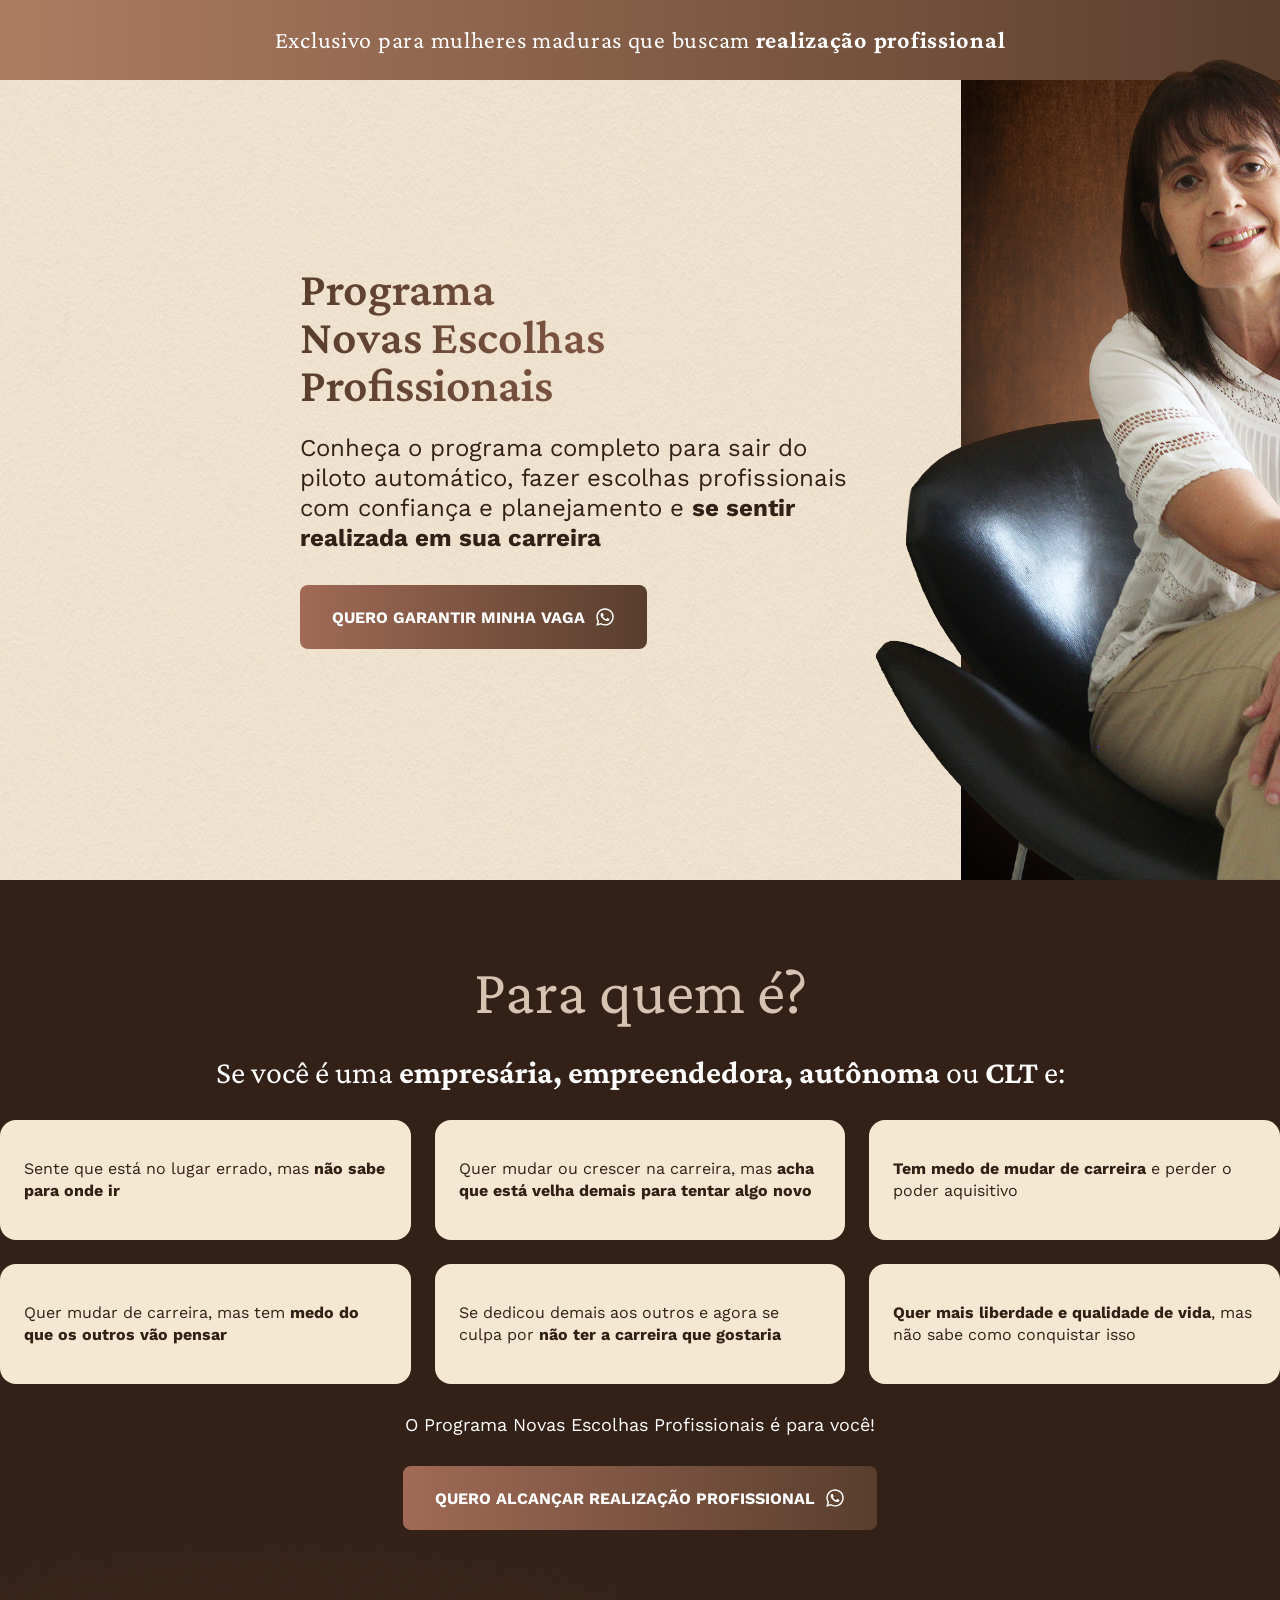
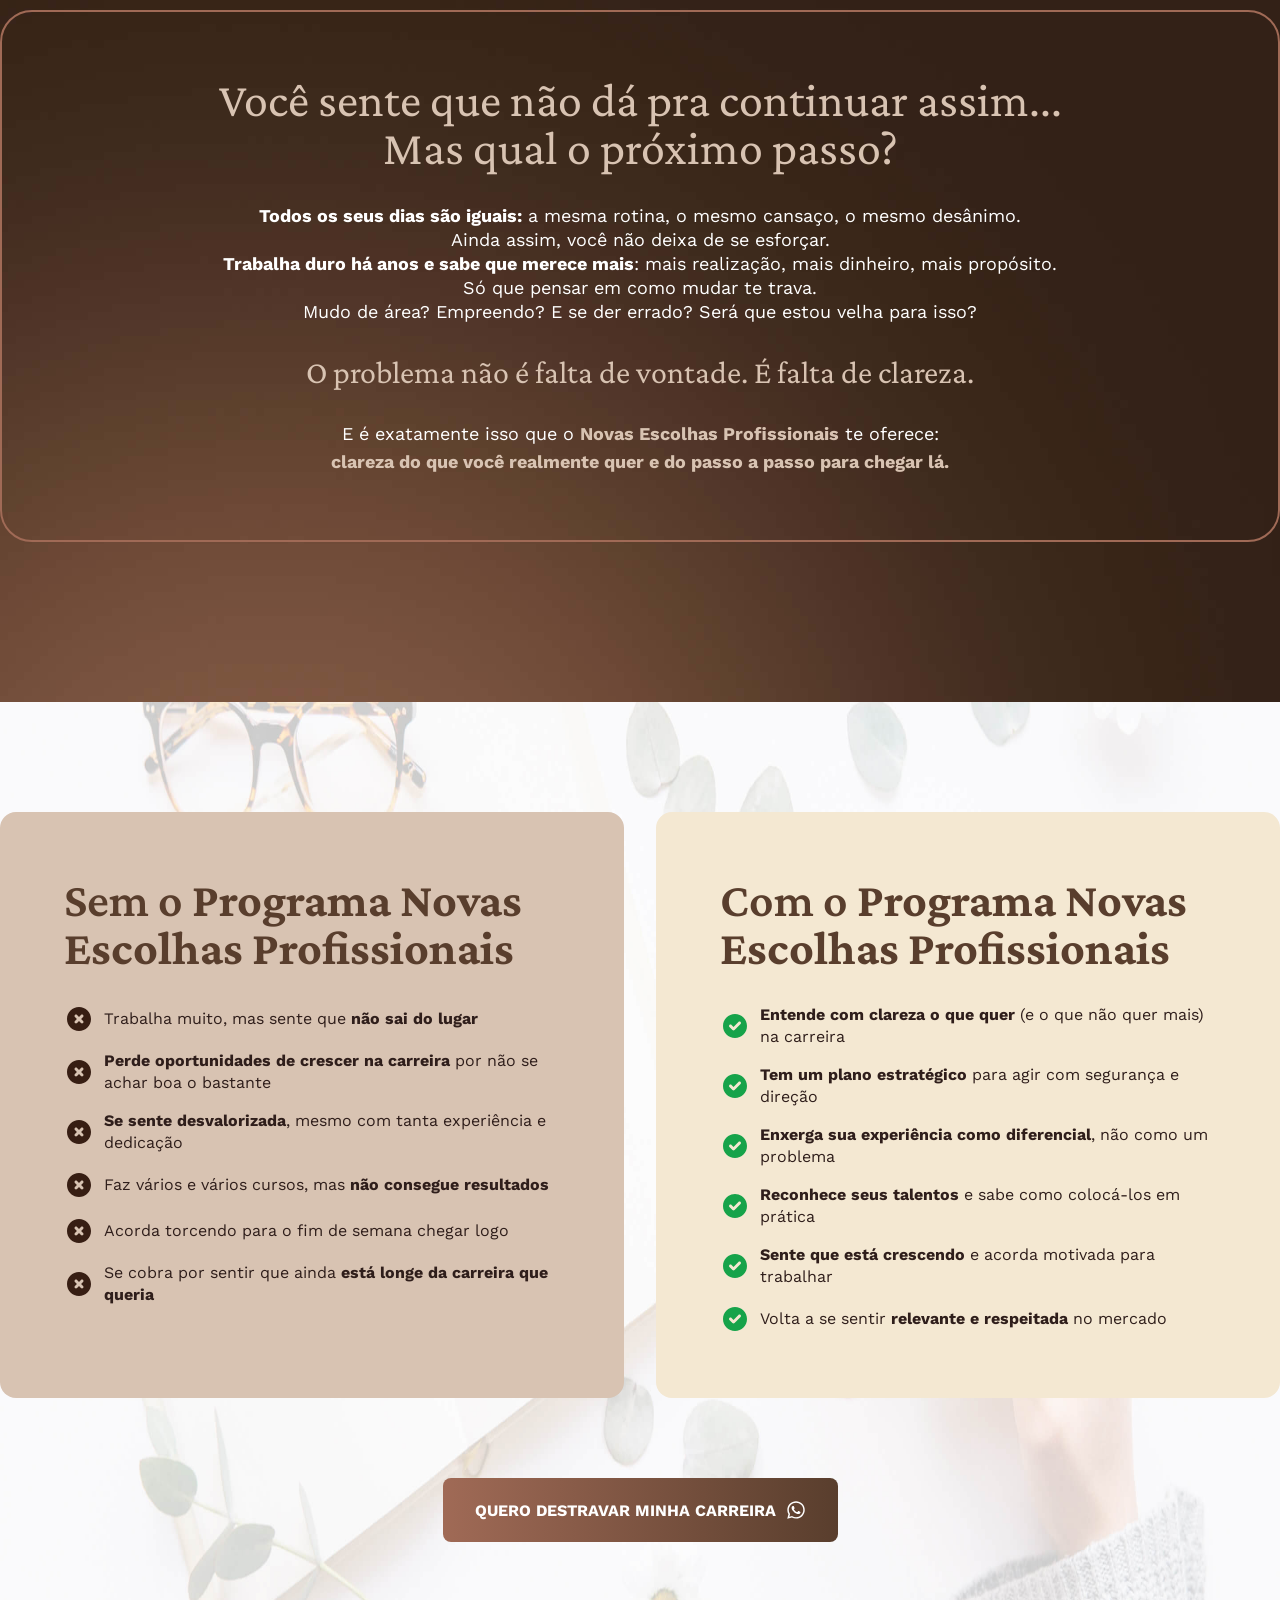
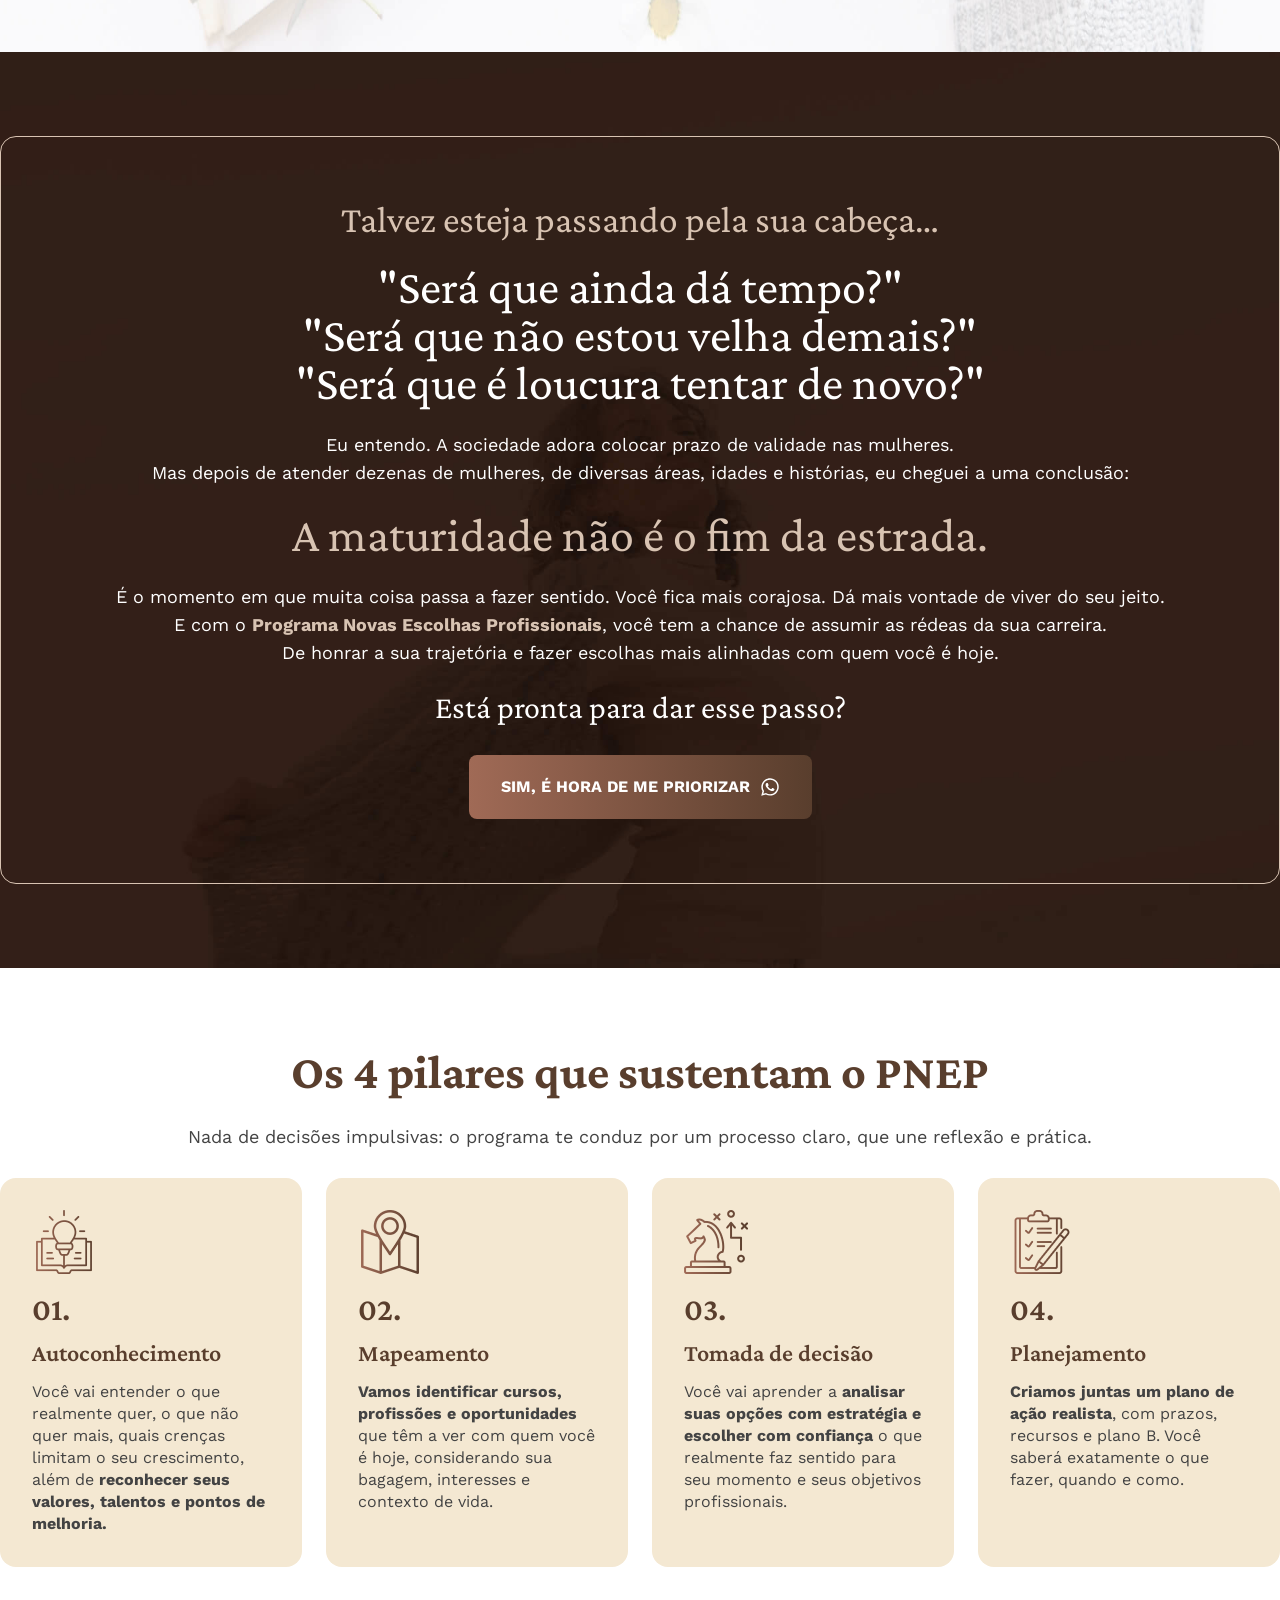
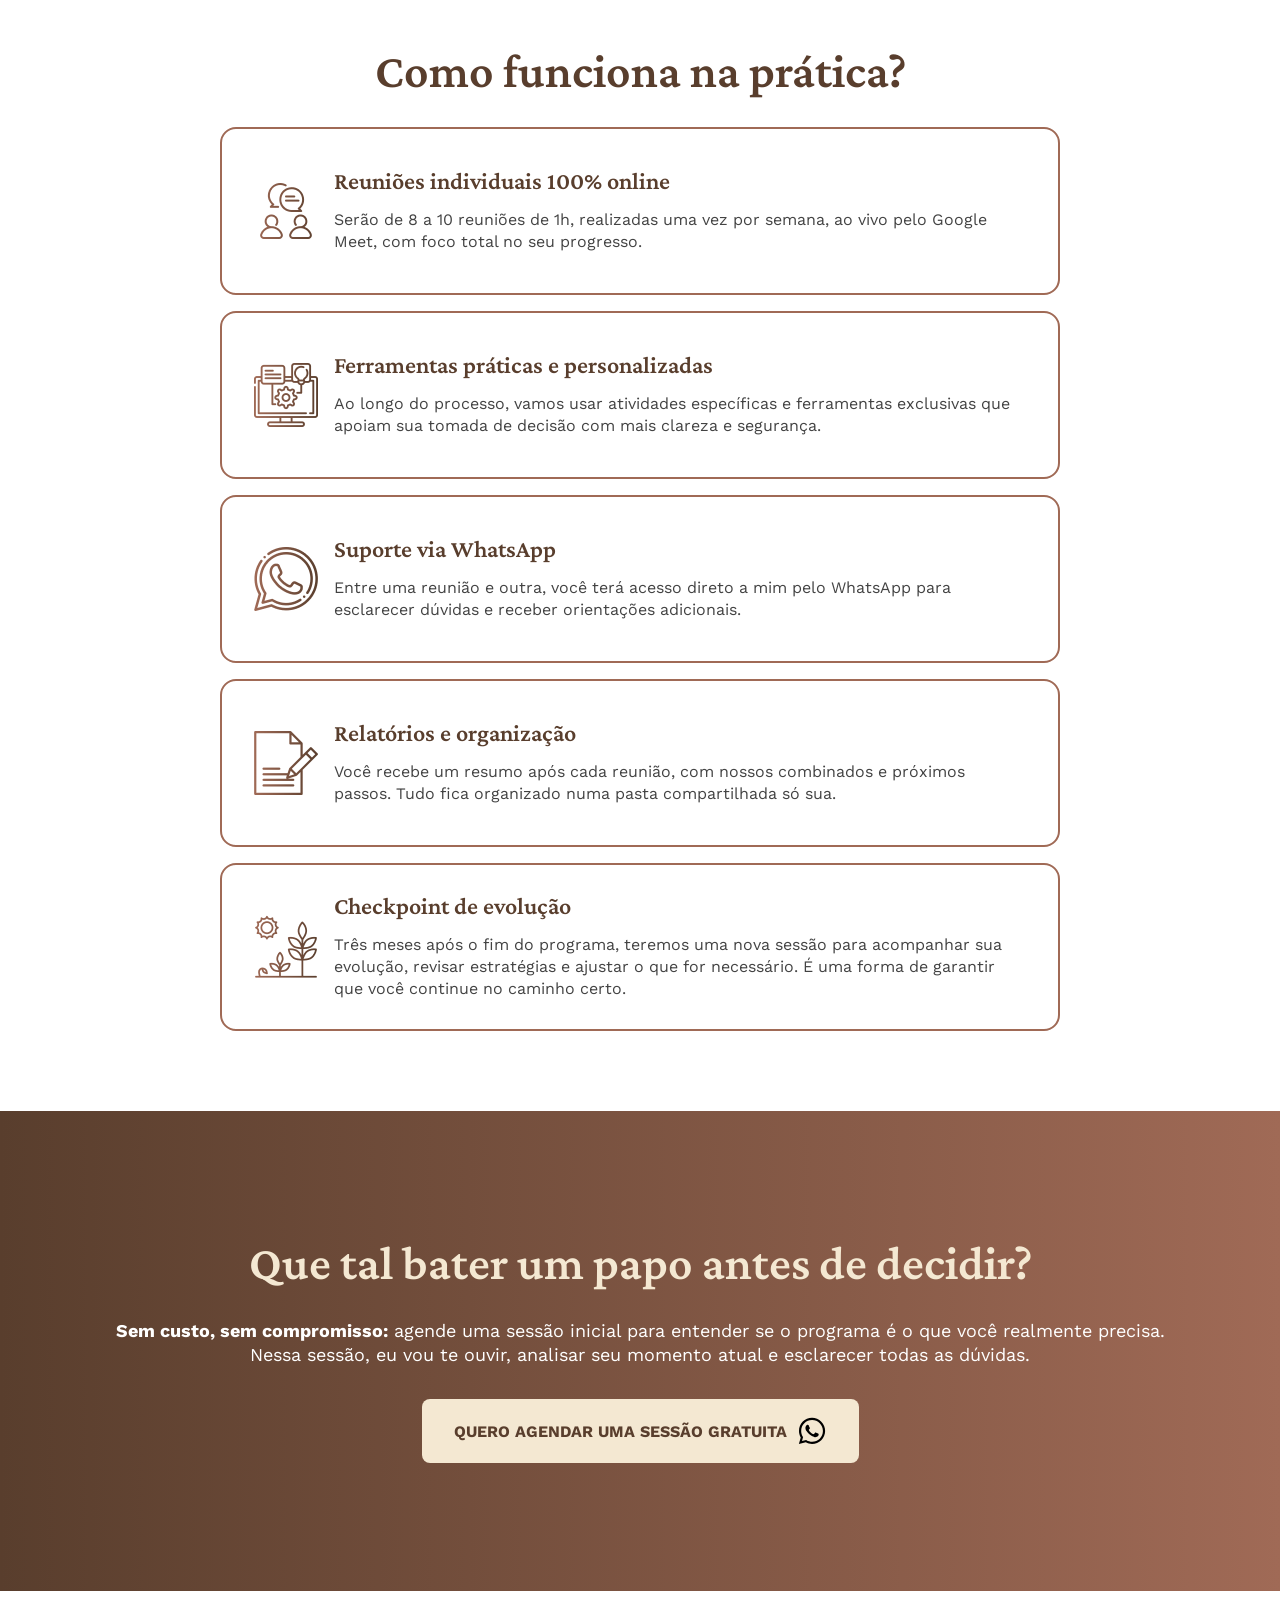
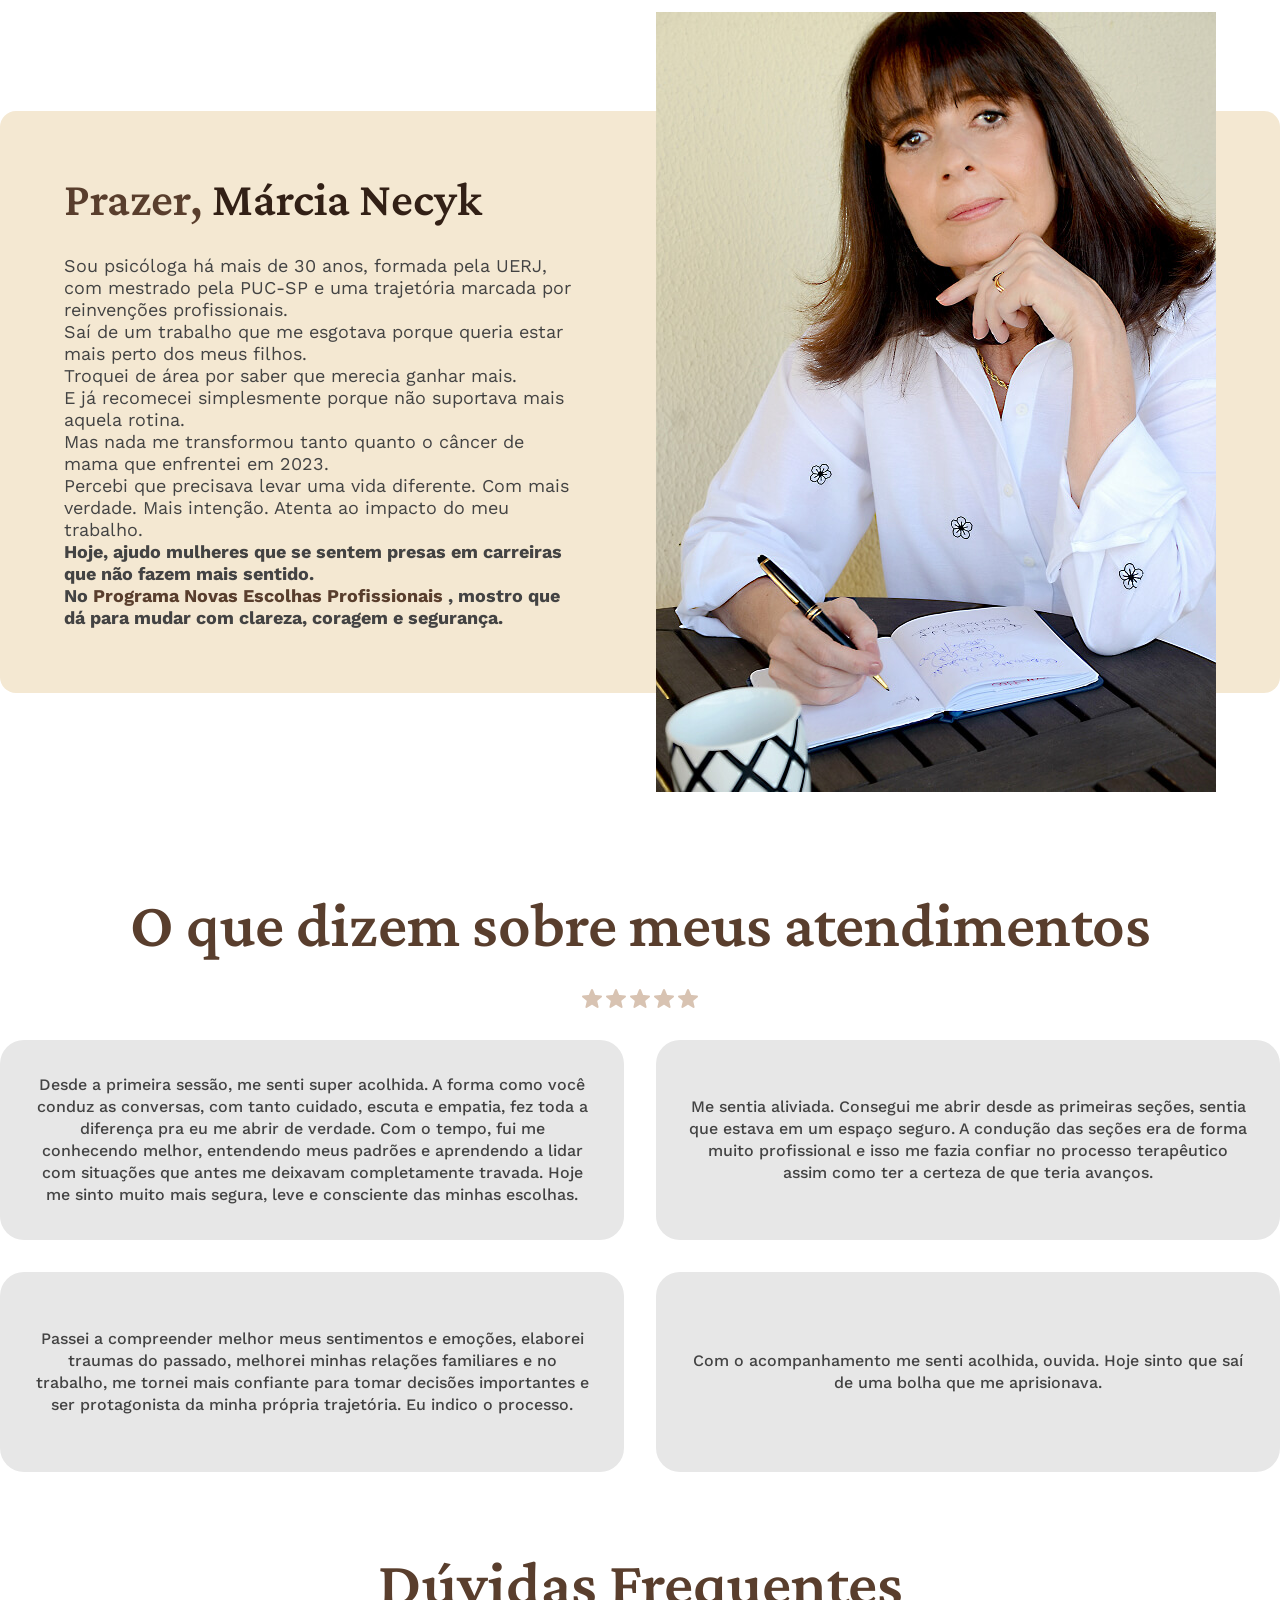
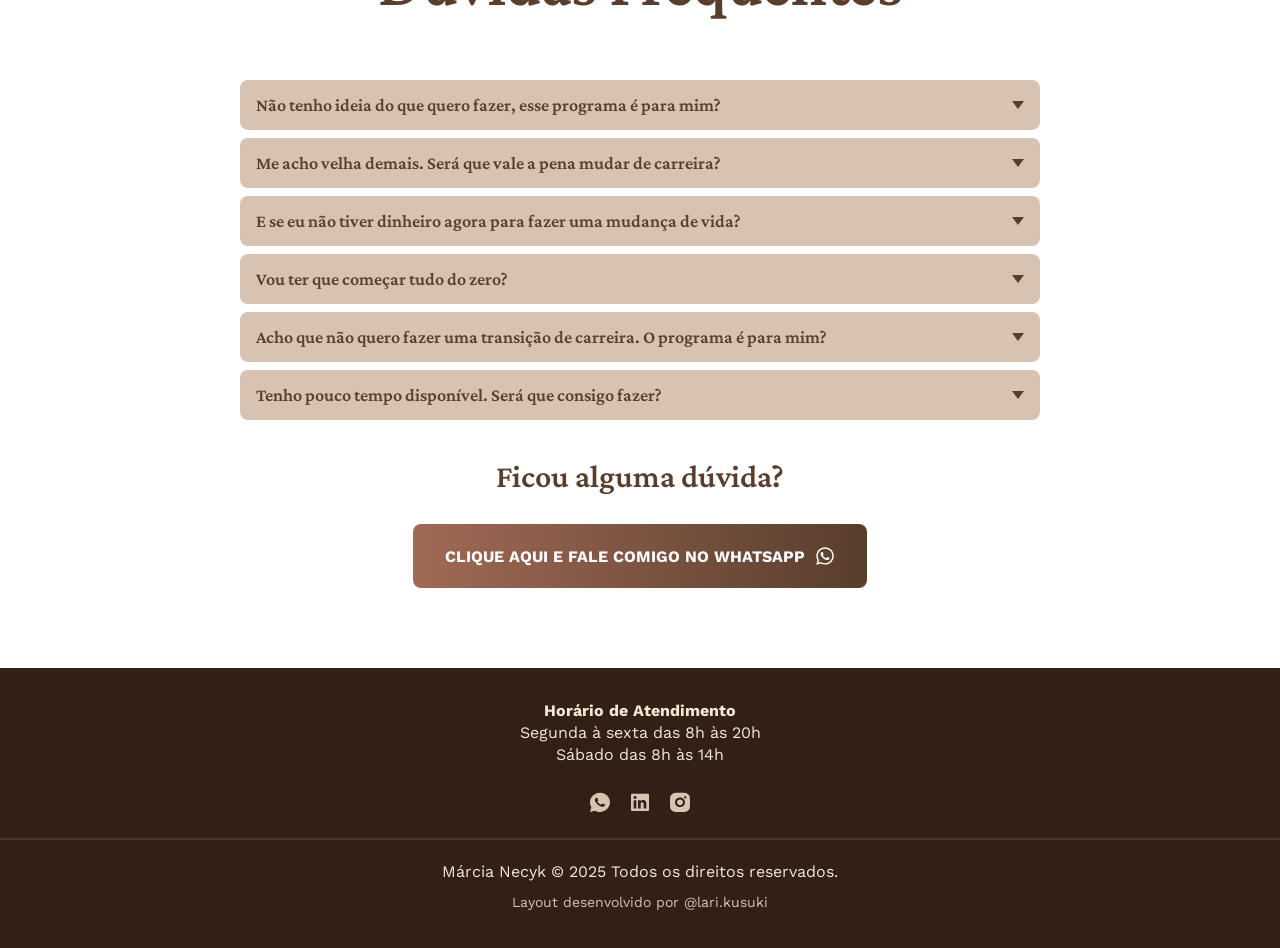
<file: index.html>
<!doctype html>
<html lang="pt-BR">
  <head>
    <meta charset="UTF-8" />
    <meta name="viewport" content="width=device-width, initial-scale=1.0" />
    <title>Página Principal</title>
    <link rel="preconnect" href="https://fonts.googleapis.com" />
    <link rel="preconnect" href="https://fonts.gstatic.com" crossorigin />
    <link
      href="https://fonts.googleapis.com/css2?family=Crimson+Pro:wght@400;600;700&family=Work+Sans:wght@400;700&display=swap"
      rel="stylesheet"
    />
    <link rel="stylesheet" href="styles.css" />
  </head>
  <body>
    <header class="header">
      <nav class="nav-bar">
        <span class="nav-text">Exclusivo para mulheres maduras que buscam <strong>realização profissional</strong></span>
      </nav>
      <div class="main-container">
        <div class="title-section">
          <div class="text-content">
            <h1 class="main-title">
              Programa<br />
              Novas Escolhas Profissionais
            </h1>
            <p class="description">
              Conheça o programa completo para sair do piloto automático, fazer
              escolhas profissionais com confiança e planejamento e
              <span class="description-highlight"
                >se sentir realizada em sua carreira</span
              >
            </p>
          </div>
          <div class="cta-section">
            <button class="cta-button">
              <span class="button-text">Quero garantir minha vaga</span>
              <svg
                xmlns="http://www.w3.org/2000/svg"
                width="20"
                height="20"
                viewBox="0 0 20 20"
                fill="none"
              >
                <path
                  fill-rule="evenodd"
                  clip-rule="evenodd"
                  d="M16.1987 3.79228C15.3898 2.98293 14.4287 2.34158 13.3709 1.90515C12.3131 1.46872 11.1794 1.24583 10.0351 1.24931C5.23273 1.24931 1.32335 5.13915 1.3214 9.92118C1.31927 11.4439 1.72065 12.94 2.48468 14.2571L1.24835 18.7493L5.86749 17.5435C7.14609 18.2361 8.57738 18.5986 10.0316 18.5981H10.0351C14.837 18.5981 18.746 14.7079 18.7484 9.92626C18.7513 8.78586 18.5273 7.65626 18.0896 6.60319C17.6519 5.55012 17.0092 4.59462 16.1987 3.79228ZM10.0351 17.1345H10.0319C8.73561 17.1349 7.46284 16.7879 6.34601 16.1298L6.08155 15.9735L3.34054 16.6892L4.07218 14.0294L3.89991 13.756C3.17506 12.6084 2.79103 11.2785 2.79249 9.92118C2.79249 5.94736 6.04288 2.71415 10.0378 2.71415C11.9542 2.71073 13.7935 3.46866 15.1511 4.82123C16.5087 6.1738 17.2735 8.01025 17.2773 9.92665C17.2757 13.9009 14.0269 17.1345 10.0351 17.1345ZM14.0073 11.7364C13.7898 11.6278 12.7183 11.1036 12.5198 11.0313C12.3214 10.9591 12.1749 10.9227 12.03 11.1399C11.8851 11.3571 11.4675 11.8431 11.3405 11.9895C11.2136 12.136 11.0866 12.152 10.8691 12.0435C10.6515 11.9349 9.94952 11.7063 9.11788 10.9681C8.47062 10.3934 8.0339 9.68408 7.90695 9.46728C7.77999 9.25048 7.89327 9.1329 8.00226 9.02509C8.1003 8.92782 8.21984 8.77197 8.32882 8.6454C8.4378 8.51884 8.47413 8.42822 8.5464 8.28368C8.61866 8.13915 8.58273 8.01259 8.52843 7.90439C8.47413 7.79618 8.03859 6.72939 7.85734 6.2954C7.68038 5.87275 7.50109 5.93017 7.36749 5.92353C7.24054 5.91728 7.09406 5.91572 6.94991 5.91572C6.83972 5.91858 6.73131 5.94414 6.63143 5.99078C6.53156 6.03742 6.44237 6.10416 6.36945 6.18681C6.16984 6.404 5.60734 6.929 5.60734 7.99462C5.60734 9.06025 6.38859 10.0915 6.4964 10.236C6.60421 10.3806 8.03155 12.5692 10.2155 13.5079C10.6211 13.6816 11.0355 13.8339 11.4569 13.9642C11.9784 14.129 12.453 14.106 12.828 14.0501C13.2464 13.988 14.1171 13.5259 14.298 13.0196C14.4788 12.5134 14.4792 12.0798 14.4249 11.9895C14.3706 11.8993 14.2253 11.8446 14.0073 11.7364Z"
                  fill="white"
                />
              </svg>
            </button>
          </div>
        </div>

        <div class="image-section">
          <div class="section-background"></div>
          <img
            src="/images/marcia.png"
            alt="Marcia - Especialista em Desenvolvimento Profissional"
            class="marcia-image"
          />
        </div>
      </div>
    </header>

    <main>
      <!-- Section 1: Para quem é? -->
      <section class="target-audience-section">
        <div class="target-audience-container">
          <h2 class="target-audience-title">Para quem é?</h2>

          <p class="target-audience-subtitle">
            Se você é uma
            <strong>empresária, empreendedora, autônoma</strong> ou
            <strong>CLT</strong> e:
          </p>

          <div class="target-audience-boxes">
            <div class="target-audience-box">
              Sente que está no lugar errado, mas
              <strong>não sabe para onde ir</strong>
            </div>
            <div class="target-audience-box">
              Quer mudar ou crescer na carreira, mas
              <strong>acha que está velha demais para tentar algo novo</strong>
            </div>
            <div class="target-audience-box">
              <strong>Tem medo de mudar de carreira</strong> e perder o poder
              aquisitivo
            </div>
            <div class="target-audience-box">
              Quer mudar de carreira, mas tem
              <strong>medo do que os outros vão pensar</strong>
            </div>
            <div class="target-audience-box">
              Se dedicou demais aos outros e agora se culpa por
              <strong>não ter a carreira que gostaria</strong>
            </div>
            <div class="target-audience-box">
              <strong>Quer mais liberdade e qualidade de vida</strong>, mas não
              sabe como conquistar isso
            </div>
          </div>

          <p class="target-audience-conclusion">
            O Programa Novas Escolhas Profissionais é para você!
          </p>

          <div class="target-audience-cta">
            <button class="target-audience-button">
              <span class="button-text"
                >Quero alcançar realização profissional</span
              >
                            <svg
                xmlns="http://www.w3.org/2000/svg"
                width="20"
                height="20"
                viewBox="0 0 20 20"
                fill="none"
              >
                <path
                  fill-rule="evenodd"
                  clip-rule="evenodd"
                  d="M16.1987 3.79228C15.3898 2.98293 14.4287 2.34158 13.3709 1.90515C12.3131 1.46872 11.1794 1.24583 10.0351 1.24931C5.23273 1.24931 1.32335 5.13915 1.3214 9.92118C1.31927 11.4439 1.72065 12.94 2.48468 14.2571L1.24835 18.7493L5.86749 17.5435C7.14609 18.2361 8.57738 18.5986 10.0316 18.5981H10.0351C14.837 18.5981 18.746 14.7079 18.7484 9.92626C18.7513 8.78586 18.5273 7.65626 18.0896 6.60319C17.6519 5.55012 17.0092 4.59462 16.1987 3.79228ZM10.0351 17.1345H10.0319C8.73561 17.1349 7.46284 16.7879 6.34601 16.1298L6.08155 15.9735L3.34054 16.6892L4.07218 14.0294L3.89991 13.756C3.17506 12.6084 2.79103 11.2785 2.79249 9.92118C2.79249 5.94736 6.04288 2.71415 10.0378 2.71415C11.9542 2.71073 13.7935 3.46866 15.1511 4.82123C16.5087 6.1738 17.2735 8.01025 17.2773 9.92665C17.2757 13.9009 14.0269 17.1345 10.0351 17.1345ZM14.0073 11.7364C13.7898 11.6278 12.7183 11.1036 12.5198 11.0313C12.3214 10.9591 12.1749 10.9227 12.03 11.1399C11.8851 11.3571 11.4675 11.8431 11.3405 11.9895C11.2136 12.136 11.0866 12.152 10.8691 12.0435C10.6515 11.9349 9.94952 11.7063 9.11788 10.9681C8.47062 10.3934 8.0339 9.68408 7.90695 9.46728C7.77999 9.25048 7.89327 9.1329 8.00226 9.02509C8.1003 8.92782 8.21984 8.77197 8.32882 8.6454C8.4378 8.51884 8.47413 8.42822 8.5464 8.28368C8.61866 8.13915 8.58273 8.01259 8.52843 7.90439C8.47413 7.79618 8.03859 6.72939 7.85734 6.2954C7.68038 5.87275 7.50109 5.93017 7.36749 5.92353C7.24054 5.91728 7.09406 5.91572 6.94991 5.91572C6.83972 5.91858 6.73131 5.94414 6.63143 5.99078C6.53156 6.03742 6.44237 6.10416 6.36945 6.18681C6.16984 6.404 5.60734 6.929 5.60734 7.99462C5.60734 9.06025 6.38859 10.0915 6.4964 10.236C6.60421 10.3806 8.03155 12.5692 10.2155 13.5079C10.6211 13.6816 11.0355 13.8339 11.4569 13.9642C11.9784 14.129 12.453 14.106 12.828 14.0501C13.2464 13.988 14.1171 13.5259 14.298 13.0196C14.4788 12.5134 14.4792 12.0798 14.4249 11.9895C14.3706 11.8993 14.2253 11.8446 14.0073 11.7364Z"
                  fill="white"
                />
              </svg>
            </button>
          </div>
        </div>

        <div class="clarification-container">
          <h3 class="clarification-title">
            Você sente que não dá pra continuar assim...<br />
            Mas qual o próximo passo?
          </h3>

          <p class="clarification-description">
            <strong>Todos os seus dias são iguais:</strong> a mesma rotina, o
            mesmo cansaço, o mesmo desânimo.<br />
            Ainda assim, você não deixa de se esforçar.<br />
            <strong>Trabalha duro há anos e sabe que merece mais</strong>: mais
            realização, mais dinheiro, mais propósito.<br />
            Só que pensar em como mudar te trava.<br />
            Mudo de área? Empreendo? E se der errado? Será que estou velha para
            isso?
          </p>

          <h4 class="clarification-problem">
            O problema não é falta de vontade. É falta de clareza.
          </h4>

          <p class="clarification-solution">
            E é exatamente isso que o
            <strong>Novas Escolhas Profissionais</strong> te oferece:<br />
            <strong
              >clareza do que você realmente quer e do passo a passo para chegar
              lá.</strong
            >
          </p>
        </div>
      </section>

      <!-- Section 2: Comparison Section -->
      <section class="comparison-section">
        <div class="comparison-container">
          <div class="comparison-columns">
            <div class="comparison-column without-program">
              <h3 class="comparison-title">
                Sem o <strong>Programa Novas Escolhas Profissionais</strong>
              </h3>

              <ul class="comparison-list">
                <li class="comparison-item">
                  <div class="comparison-icon">
                    <img
                      src="./images/icon-x.svg"
                      alt=""
                      class="comparison-icon-image"
                    />
                  </div>
                  <span
                    >Trabalha muito, mas sente que
                    <strong>não sai do lugar</strong></span
                  >
                </li>
                <li class="comparison-item">
                  <div class="comparison-icon">
                    <img
                      src="./images/icon-x.svg"
                      alt=""
                      class="comparison-icon-image"
                    />
                  </div>
                  <span
                    ><strong>Perde oportunidades de crescer na carreira</strong>
                    por não se achar boa o bastante</span
                  >
                </li>
                <li class="comparison-item">
                  <div class="comparison-icon">
                    <img
                      src="./images/icon-x.svg"
                      alt=""
                      class="comparison-icon-image"
                    />
                  </div>
                  <span
                    ><strong>Se sente desvalorizada</strong>, mesmo com tanta
                    experiência e dedicação</span
                  >
                </li>
                <li class="comparison-item">
                  <div class="comparison-icon">
                    <img
                      src="./images/icon-x.svg"
                      alt=""
                      class="comparison-icon-image"
                    />
                  </div>
                  <span
                    >Faz vários e vários cursos, mas
                    <strong>não consegue resultados</strong></span
                  >
                </li>
                <li class="comparison-item">
                  <div class="comparison-icon">
                    <img
                      src="./images/icon-x.svg"
                      alt=""
                      class="comparison-icon-image"
                    />
                  </div>
                  <span>Acorda torcendo para o fim de semana chegar logo</span>
                </li>
                <li class="comparison-item">
                  <div class="comparison-icon">
                    <img
                      src="./images/icon-x.svg"
                      alt=""
                      class="comparison-icon-image"
                    />
                  </div>
                  <span
                    >Se cobra por sentir que ainda
                    <strong>está longe da carreira que queria</strong></span
                  >
                </li>
              </ul>
            </div>

            <div class="comparison-column with-program">
              <h3 class="comparison-title">
                Com o <strong>Programa Novas Escolhas Profissionais</strong>
              </h3>

              <ul class="comparison-list">
                <li class="comparison-item">
                  <div class="comparison-icon">
                    <img
                      src="./images/icon-check.svg"
                      alt=""
                      class="comparison-icon-image"
                    />
                  </div>
                  <span
                    ><strong>Entende com clareza o que quer</strong> (e o que
                    não quer mais) na carreira</span
                  >
                </li>
                <li class="comparison-item">
                  <div class="comparison-icon">
                    <img
                      src="./images/icon-check.svg"
                      alt=""
                      class="comparison-icon-image"
                    />
                  </div>
                  <span
                    ><strong>Tem um plano estratégico</strong> para agir com
                    segurança e direção</span
                  >
                </li>
                <li class="comparison-item">
                  <div class="comparison-icon">
                    <img
                      src="./images/icon-check.svg"
                      alt=""
                      class="comparison-icon-image"
                    />
                  </div>
                  <span
                    ><strong>Enxerga sua experiência como diferencial</strong>,
                    não como um problema</span
                  >
                </li>
                <li class="comparison-item">
                  <div class="comparison-icon">
                    <img
                      src="./images/icon-check.svg"
                      alt=""
                      class="comparison-icon-image"
                    />
                  </div>
                  <span
                    ><strong>Reconhece seus talentos</strong> e sabe como
                    colocá-los em prática</span
                  >
                </li>
                <li class="comparison-item">
                  <div class="comparison-icon">
                    <img
                      src="./images/icon-check.svg"
                      alt=""
                      class="comparison-icon-image"
                    />
                  </div>
                  <span
                    ><strong>Sente que está crescendo</strong> e acorda motivada
                    para trabalhar</span
                  >
                </li>
                <li class="comparison-item">
                  <div class="comparison-icon">
                    <img
                      src="./images/icon-check.svg"
                      alt=""
                      class="comparison-icon-image"
                    />
                  </div>
                  <span
                    >Volta a se sentir
                    <strong>relevante e respeitada</strong> no mercado</span
                  >
                </li>
              </ul>
            </div>
          </div>

          <div class="comparison-cta">
            <button class="comparison-button">
              <span class="button-text">Quero destravar minha carreira</span>
                            <svg
                xmlns="http://www.w3.org/2000/svg"
                width="20"
                height="20"
                viewBox="0 0 20 20"
                fill="none"
              >
                <path
                  fill-rule="evenodd"
                  clip-rule="evenodd"
                  d="M16.1987 3.79228C15.3898 2.98293 14.4287 2.34158 13.3709 1.90515C12.3131 1.46872 11.1794 1.24583 10.0351 1.24931C5.23273 1.24931 1.32335 5.13915 1.3214 9.92118C1.31927 11.4439 1.72065 12.94 2.48468 14.2571L1.24835 18.7493L5.86749 17.5435C7.14609 18.2361 8.57738 18.5986 10.0316 18.5981H10.0351C14.837 18.5981 18.746 14.7079 18.7484 9.92626C18.7513 8.78586 18.5273 7.65626 18.0896 6.60319C17.6519 5.55012 17.0092 4.59462 16.1987 3.79228ZM10.0351 17.1345H10.0319C8.73561 17.1349 7.46284 16.7879 6.34601 16.1298L6.08155 15.9735L3.34054 16.6892L4.07218 14.0294L3.89991 13.756C3.17506 12.6084 2.79103 11.2785 2.79249 9.92118C2.79249 5.94736 6.04288 2.71415 10.0378 2.71415C11.9542 2.71073 13.7935 3.46866 15.1511 4.82123C16.5087 6.1738 17.2735 8.01025 17.2773 9.92665C17.2757 13.9009 14.0269 17.1345 10.0351 17.1345ZM14.0073 11.7364C13.7898 11.6278 12.7183 11.1036 12.5198 11.0313C12.3214 10.9591 12.1749 10.9227 12.03 11.1399C11.8851 11.3571 11.4675 11.8431 11.3405 11.9895C11.2136 12.136 11.0866 12.152 10.8691 12.0435C10.6515 11.9349 9.94952 11.7063 9.11788 10.9681C8.47062 10.3934 8.0339 9.68408 7.90695 9.46728C7.77999 9.25048 7.89327 9.1329 8.00226 9.02509C8.1003 8.92782 8.21984 8.77197 8.32882 8.6454C8.4378 8.51884 8.47413 8.42822 8.5464 8.28368C8.61866 8.13915 8.58273 8.01259 8.52843 7.90439C8.47413 7.79618 8.03859 6.72939 7.85734 6.2954C7.68038 5.87275 7.50109 5.93017 7.36749 5.92353C7.24054 5.91728 7.09406 5.91572 6.94991 5.91572C6.83972 5.91858 6.73131 5.94414 6.63143 5.99078C6.53156 6.03742 6.44237 6.10416 6.36945 6.18681C6.16984 6.404 5.60734 6.929 5.60734 7.99462C5.60734 9.06025 6.38859 10.0915 6.4964 10.236C6.60421 10.3806 8.03155 12.5692 10.2155 13.5079C10.6211 13.6816 11.0355 13.8339 11.4569 13.9642C11.9784 14.129 12.453 14.106 12.828 14.0501C13.2464 13.988 14.1171 13.5259 14.298 13.0196C14.4788 12.5134 14.4792 12.0798 14.4249 11.9895C14.3706 11.8993 14.2253 11.8446 14.0073 11.7364Z"
                  fill="white"
                />
              </svg>
            </button>
          </div>
        </div>
      </section>

      <!-- Section 3: Maturity Section -->
      <section class="maturity-section">
        <div class="maturity-container">
          <div class="maturity-content">
            <h3 class="maturity-subtitle">
              Talvez esteja passando pela sua cabeça…
            </h3>

            <h2 class="maturity-title">
              "Será que ainda dá tempo?"<br />
              "Será que não estou velha demais?"<br />
              "Será que é loucura tentar de novo?"
            </h2>

            <p class="maturity-understanding">
              Eu entendo. A sociedade adora colocar prazo de validade nas
              mulheres.<br />
              Mas depois de atender dezenas de mulheres, de diversas áreas,
              idades e histórias, eu cheguei a uma conclusão:
            </p>

            <h3 class="maturity-conclusion">
              A maturidade não é o fim da estrada.
            </h3>

            <p class="maturity-explanation">
              É o momento em que muita coisa passa a fazer sentido. Você fica
              mais corajosa. Dá mais vontade de viver do seu jeito.<br />
              E com o <strong class="maturity-bold">Programa Novas Escolhas Profissionais</strong>,
              você tem a chance de assumir as rédeas da sua carreira.<br />
              De honrar a sua trajetória e fazer escolhas mais alinhadas com
              quem você é hoje.
            </p>

            <h4 class="maturity-question">Está pronta para dar esse passo?</h4>
          </div>

          <div class="maturity-cta">
            <button class="maturity-button">
              <span class="button-text">Sim, é hora de me priorizar</span>
              <svg
                xmlns="http://www.w3.org/2000/svg"
                width="20"
                height="20"
                viewBox="0 0 20 20"
                fill="none"
              >
                <path
                  fill-rule="evenodd"
                  clip-rule="evenodd"
                  d="M16.1987 3.79228C15.3898 2.98293 14.4287 2.34158 13.3709 1.90515C12.3131 1.46872 11.1794 1.24583 10.0351 1.24931C5.23273 1.24931 1.32335 5.13915 1.3214 9.92118C1.31927 11.4439 1.72065 12.94 2.48468 14.2571L1.24835 18.7493L5.86749 17.5435C7.14609 18.2361 8.57738 18.5986 10.0316 18.5981H10.0351C14.837 18.5981 18.746 14.7079 18.7484 9.92626C18.7513 8.78586 18.5273 7.65626 18.0896 6.60319C17.6519 5.55012 17.0092 4.59462 16.1987 3.79228ZM10.0351 17.1345H10.0319C8.73561 17.1349 7.46284 16.7879 6.34601 16.1298L6.08155 15.9735L3.34054 16.6892L4.07218 14.0294L3.89991 13.756C3.17506 12.6084 2.79103 11.2785 2.79249 9.92118C2.79249 5.94736 6.04288 2.71415 10.0378 2.71415C11.9542 2.71073 13.7935 3.46866 15.1511 4.82123C16.5087 6.1738 17.2735 8.01025 17.2773 9.92665C17.2757 13.9009 14.0269 17.1345 10.0351 17.1345ZM14.0073 11.7364C13.7898 11.6278 12.7183 11.1036 12.5198 11.0313C12.3214 10.9591 12.1749 10.9227 12.03 11.1399C11.8851 11.3571 11.4675 11.8431 11.3405 11.9895C11.2136 12.136 11.0866 12.152 10.8691 12.0435C10.6515 11.9349 9.94952 11.7063 9.11788 10.9681C8.47062 10.3934 8.0339 9.68408 7.90695 9.46728C7.77999 9.25048 7.89327 9.1329 8.00226 9.02509C8.1003 8.92782 8.21984 8.77197 8.32882 8.6454C8.4378 8.51884 8.47413 8.42822 8.5464 8.28368C8.61866 8.13915 8.58273 8.01259 8.52843 7.90439C8.47413 7.79618 8.03859 6.72939 7.85734 6.2954C7.68038 5.87275 7.50109 5.93017 7.36749 5.92353C7.24054 5.91728 7.09406 5.91572 6.94991 5.91572C6.83972 5.91858 6.73131 5.94414 6.63143 5.99078C6.53156 6.03742 6.44237 6.10416 6.36945 6.18681C6.16984 6.404 5.60734 6.929 5.60734 7.99462C5.60734 9.06025 6.38859 10.0915 6.4964 10.236C6.60421 10.3806 8.03155 12.5692 10.2155 13.5079C10.6211 13.6816 11.0355 13.8339 11.4569 13.9642C11.9784 14.129 12.453 14.106 12.828 14.0501C13.2464 13.988 14.1171 13.5259 14.298 13.0196C14.4788 12.5134 14.4792 12.0798 14.4249 11.9895C14.3706 11.8993 14.2253 11.8446 14.0073 11.7364Z"
                  fill="white"
                />
              </svg>
            </button>
          </div>
        </div>
      </section>

      <!-- Section 5: 4 Pillars Section -->
      <section class="pillars-section">
        <div class="pillars-container">
          <h2 class="pillars-title">Os 4 pilares que sustentam o PNEP</h2>

          <p class="pillars-subtitle">
            Nada de decisões impulsivas: o programa te conduz por um processo
            claro, que une reflexão e prática.
          </p>

          <div class="pillars-boxes">
            <div class="pillar-box">
              <img
                src="images/icon-box-autoconhecimento.png"
                alt="Autoconhecimento"
                class="pillar-icon"
              />
              <div class="pillar-number">01.</div>
              <h3 class="pillar-title">Autoconhecimento</h3>
              <p class="pillar-description">
                Você vai entender o que realmente quer, o que não quer mais,
                quais crenças limitam o seu crescimento, além de
                <strong
                  >reconhecer seus valores, talentos e pontos de
                  melhoria.</strong
                >
              </p>
            </div>

            <div class="pillar-box">
              <img
                src="images/icon-box-mapeamento.png"
                alt="Mapeamento"
                class="pillar-icon"
              />
              <div class="pillar-number">02.</div>
              <h3 class="pillar-title">Mapeamento</h3>
              <p class="pillar-description">
                <strong
                  >Vamos identificar cursos, profissões e oportunidades</strong
                >
                que têm a ver com quem você é hoje, considerando sua bagagem,
                interesses e contexto de vida.
              </p>
            </div>

            <div class="pillar-box">
              <img
                src="images/icon-box-tomada-de-decisao.png"
                alt="Tomada de decisão"
                class="pillar-icon"
              />
              <div class="pillar-number">03.</div>
              <h3 class="pillar-title">Tomada de decisão</h3>
              <p class="pillar-description">
                Você vai aprender a
                <strong
                  >analisar suas opções com estratégia e escolher com
                  confiança</strong
                >
                o que realmente faz sentido para seu momento e seus objetivos
                profissionais.
              </p>
            </div>

            <div class="pillar-box">
              <img
                src="images/icon-box-planejamento.png"
                alt="Planejamento"
                class="pillar-icon"
              />
              <div class="pillar-number">04.</div>
              <h3 class="pillar-title">Planejamento</h3>
              <p class="pillar-description">
                <strong>Criamos juntas um plano de ação realista</strong>, com
                prazos, recursos e plano B. Você saberá exatamente o que fazer,
                quando e como.
              </p>
            </div>
          </div>
        </div>

        <div class="how-it-works-container">
          <h2 class="how-it-works-title">Como funciona na prática?</h2>

          <div class="how-it-works-boxes">
            <div class="how-it-works-box">
              <img
                src="images/icon-box-reunioes.png"
                alt="Reuniões individuais"
                class="how-it-works-icon"
              />
              <div class="how-it-works-content">
                <h3 class="how-it-works-box-title">
                  Reuniões individuais 100% online
                </h3>
                <p class="how-it-works-description">
                  Serão de 8 a 10 reuniões de 1h, realizadas uma vez por semana,
                  ao vivo pelo Google Meet, com foco total no seu progresso.
                </p>
              </div>
            </div>

            <div class="how-it-works-box">
              <img
                src="images/icon-box-ferramentas.png"
                alt="Ferramentas práticas"
                class="how-it-works-icon"
              />
              <div class="how-it-works-content">
                <h3 class="how-it-works-box-title">
                  Ferramentas práticas e personalizadas
                </h3>
                <p class="how-it-works-description">
                  Ao longo do processo, vamos usar atividades específicas e
                  ferramentas exclusivas que apoiam sua tomada de decisão com
                  mais clareza e segurança.
                </p>
              </div>
            </div>

            <div class="how-it-works-box">
              <img
                src="images/icon-box-whatsapp.png"
                alt="Suporte via WhatsApp"
                class="how-it-works-icon"
              />
              <div class="how-it-works-content">
                <h3 class="how-it-works-box-title">Suporte via WhatsApp</h3>
                <p class="how-it-works-description">
                  Entre uma reunião e outra, você terá acesso direto a mim pelo
                  WhatsApp para esclarecer dúvidas e receber orientações
                  adicionais.
                </p>
              </div>
            </div>

            <div class="how-it-works-box">
              <img
                src="images/icon-box-relatorios.png"
                alt="Relatórios e organização"
                class="how-it-works-icon"
              />
              <div class="how-it-works-content">
                <h3 class="how-it-works-box-title">Relatórios e organização</h3>
                <p class="how-it-works-description">
                  Você recebe um resumo após cada reunião, com nossos combinados
                  e próximos passos. Tudo fica organizado numa pasta
                  compartilhada só sua.
                </p>
              </div>
            </div>

            <div class="how-it-works-box">
              <img
                src="images/icon-box-checkpoint-de-evolucao.png"
                alt="Checkpoint de evolução"
                class="how-it-works-icon"
              />
              <div class="how-it-works-content">
                <h3 class="how-it-works-box-title">Checkpoint de evolução</h3>
                <p class="how-it-works-description">
                  Três meses após o fim do programa, teremos uma nova sessão
                  para acompanhar sua evolução, revisar estratégias e ajustar o
                  que for necessário. É uma forma de garantir que você continue
                  no caminho certo.
                </p>
              </div>
            </div>
          </div>
        </div>
      </section>

      <!-- Section 7: Call-to-Action Section -->
      <section class="call-to-action-section">
        <div class="call-to-action-container">
          <h2 class="call-to-action-title">
            Que tal bater um papo antes de decidir?
          </h2>

          <p class="call-to-action-description">
            <strong>Sem custo, sem compromisso:</strong> agende uma sessão
            inicial para entender se o programa é o que você realmente
            precisa.<br />
            Nessa sessão, eu vou te ouvir, analisar seu momento atual e
            esclarecer todas as dúvidas.
          </p>

          <div class="call-to-action-cta">
            <button class="call-to-action-button">
              <span class="button-text">Quero agendar uma sessão gratuita</span>
              <svg
                class="button-cta"
                xmlns="http://www.w3.org/2000/svg"
                width="30"
                height="30"
                viewBox="0 0 20 20"
                fill="none"
              >
                <path
                  fill-rule="evenodd"
                  clip-rule="evenodd"
                  d="M16.1987 3.79228C15.3898 2.98293 14.4287 2.34158 13.3709 1.90515C12.3131 1.46872 11.1794 1.24583 10.0351 1.24931C5.23273 1.24931 1.32335 5.13915 1.3214 9.92118C1.31927 11.4439 1.72065 12.94 2.48468 14.2571L1.24835 18.7493L5.86749 17.5435C7.14609 18.2361 8.57738 18.5986 10.0316 18.5981H10.0351C14.837 18.5981 18.746 14.7079 18.7484 9.92626C18.7513 8.78586 18.5273 7.65626 18.0896 6.60319C17.6519 5.55012 17.0092 4.59462 16.1987 3.79228ZM10.0351 17.1345H10.0319C8.73561 17.1349 7.46284 16.7879 6.34601 16.1298L6.08155 15.9735L3.34054 16.6892L4.07218 14.0294L3.89991 13.756C3.17506 12.6084 2.79103 11.2785 2.79249 9.92118C2.79249 5.94736 6.04288 2.71415 10.0378 2.71415C11.9542 2.71073 13.7935 3.46866 15.1511 4.82123C16.5087 6.1738 17.2735 8.01025 17.2773 9.92665C17.2757 13.9009 14.0269 17.1345 10.0351 17.1345ZM14.0073 11.7364C13.7898 11.6278 12.7183 11.1036 12.5198 11.0313C12.3214 10.9591 12.1749 10.9227 12.03 11.1399C11.8851 11.3571 11.4675 11.8431 11.3405 11.9895C11.2136 12.136 11.0866 12.152 10.8691 12.0435C10.6515 11.9349 9.94952 11.7063 9.11788 10.9681C8.47062 10.3934 8.0339 9.68408 7.90695 9.46728C7.77999 9.25048 7.89327 9.1329 8.00226 9.02509C8.1003 8.92782 8.21984 8.77197 8.32882 8.6454C8.4378 8.51884 8.47413 8.42822 8.5464 8.28368C8.61866 8.13915 8.58273 8.01259 8.52843 7.90439C8.47413 7.79618 8.03859 6.72939 7.85734 6.2954C7.68038 5.87275 7.50109 5.93017 7.36749 5.92353C7.24054 5.91728 7.09406 5.91572 6.94991 5.91572C6.83972 5.91858 6.73131 5.94414 6.63143 5.99078C6.53156 6.03742 6.44237 6.10416 6.36945 6.18681C6.16984 6.404 5.60734 6.929 5.60734 7.99462C5.60734 9.06025 6.38859 10.0915 6.4964 10.236C6.60421 10.3806 8.03155 12.5692 10.2155 13.5079C10.6211 13.6816 11.0355 13.8339 11.4569 13.9642C11.9784 14.129 12.453 14.106 12.828 14.0501C13.2464 13.988 14.1171 13.5259 14.298 13.0196C14.4788 12.5134 14.4792 12.0798 14.4249 11.9895C14.3706 11.8993 14.2253 11.8446 14.0073 11.7364Z"
                  fill="black"
                />
              </svg>
            </button>
          </div>
        </div>
      </section>

      <!-- Section 8: About Marcia Section -->
      <section class="about-marcia-section">
        <div class="about-marcia-container">
          <div class="about-marcia-content">
            <div class="about-marcia-text">
              <h2 class="about-marcia-title">
                <span class="title-first-part">Prazer, </span>
                <span class="title-second-part">Márcia Necyk</span>
              </h2>
              <div class="about-marcia-description">
                Sou psicóloga há mais de 30 anos, formada pela UERJ, com
                mestrado pela PUC-SP e uma trajetória marcada por reinvenções
                profissionais.<br />
                Saí de um trabalho que me esgotava porque queria estar mais
                perto dos meus filhos.<br />
                Troquei de área por saber que merecia ganhar mais.<br />E já
                recomecei simplesmente porque não suportava mais aquela
                rotina.<br />
                Mas nada me transformou tanto quanto o câncer de mama que
                enfrentei em 2023.<br />
                Percebi que precisava levar uma vida diferente. Com mais
                verdade. Mais intenção. Atenta ao impacto do meu trabalho.<br />
                <span class="description-highlight">
                  Hoje, ajudo mulheres que se sentem presas em carreiras que não
                  fazem mais sentido. </span
                ><br />
                <span class="description-highlight">No </span>
                <span class="program-highlight">
                  Programa Novas Escolhas Profissionais
                </span>
                <span class="description-highlight">
                  , mostro que dá para mudar com clareza, coragem e segurança.
                </span>
              </div>
            </div>
            <img
              src="images/marcia-01.jpg"
              alt="Márcia Necyk - Psicóloga especialista em desenvolvimento profissional"
              class="about-marcia-image"
            />
          </div>
        </div>
      </section>

      <!-- Section 9: Testimonials and FAQ Section -->
      <section class="testimonials-faq-section">
        <!-- Testimonials Container -->
        <div class="testimonials-container">
          <h2 class="testimonials-title">
            O que dizem sobre meus atendimentos
          </h2>

          <div class="testimonials-stars">
            <img
              src="images/icon-star.svg"
              alt="Star"
              class="testimonial-star"
            />
            <img
              src="images/icon-star.svg"
              alt="Star"
              class="testimonial-star"
            />
            <img
              src="images/icon-star.svg"
              alt="Star"
              class="testimonial-star"
            />
            <img
              src="images/icon-star.svg"
              alt="Star"
              class="testimonial-star"
            />
            <img
              src="images/icon-star.svg"
              alt="Star"
              class="testimonial-star"
            />
          </div>

          <div class="testimonials-content">
            <div class="testimonials-row">
              <div class="testimonial-card">
                Desde a primeira sessão, me senti super acolhida. A forma como
                você conduz as conversas, com tanto cuidado, escuta e empatia,
                fez toda a diferença pra eu me abrir de verdade. Com o tempo,
                fui me conhecendo melhor, entendendo meus padrões e aprendendo a
                lidar com situações que antes me deixavam completamente travada.
                Hoje me sinto muito mais segura, leve e consciente das minhas
                escolhas.
              </div>
              <div class="testimonial-card">
                Me sentia aliviada. Consegui me abrir desde as primeiras seções,
                sentia que estava em um espaço seguro. A condução das seções era
                de forma muito profissional e isso me fazia confiar no processo
                terapêutico assim como ter a certeza de que teria avanços.
              </div>
            </div>
            <div class="testimonials-row">
              <div class="testimonial-card">
                Passei a compreender melhor meus sentimentos e emoções, elaborei
                traumas do passado, melhorei minhas relações familiares e no
                trabalho, me tornei mais confiante para tomar decisões
                importantes e ser protagonista da minha própria trajetória. Eu
                indico o processo.
              </div>
              <div class="testimonial-card">
                Com o acompanhamento me senti acolhida, ouvida. Hoje sinto que
                saí de uma bolha que me aprisionava.
              </div>
            </div>
          </div>
        </div>

        <!-- FAQ Container -->
        <div class="faq-container">
    <h2 class="faq-title">Dúvidas Frequentes</h2>

    <div class="faq-list">
        <!-- FAQ Item 1 -->
        <div class="faq-item">
            <input type="checkbox" id="faq1" class="faq-checkbox">
            <label for="faq1" class="faq-question">
                <span>Não tenho ideia do que quero fazer, esse programa é para mim?</span>
                <div class="faq-icon"></div>
            </label>
            <div class="faq-answer">
                Claro. Tudo bem não saber o que quer, você só precisa ter certeza de que não dá mais para continuar do mesmo jeito. O Programa te ajuda a sair da confusão e encontrar clareza sobre o que realmente faz sentido para você hoje.
            </div>
        </div>

        <!-- FAQ Item 2 -->
        <div class="faq-item">
            <input type="checkbox" id="faq2" class="faq-checkbox">
            <label for="faq2" class="faq-question">
                <span>Me acho velha demais. Será que vale a pena mudar de carreira?</span>
                <div class="faq-icon"></div>
            </label>
            <div class="faq-answer">
                A idade é apenas um número! Muitas mulheres fazem transições de carreira bem-sucedidas aos 40, 50, 60 anos ou mais. Sua experiência e maturidade são na verdade vantagens competitivas. O programa foi criado especificamente para mulheres maduras que querem fazer mudanças significativas em suas carreiras.
            </div>
        </div>

        <!-- FAQ Item 3 -->
        <div class="faq-item">
            <input type="checkbox" id="faq3" class="faq-checkbox">
            <label for="faq3" class="faq-question">
                <span>E se eu não tiver dinheiro agora para fazer uma mudança de vida?</span>
                <div class="faq-icon"></div>
            </label>
            <div class="faq-answer">
                O programa ajuda você a criar um plano estratégico que considera sua situação financeira atual. Nem toda mudança requer grande investimento inicial. Exploramos opções que se adequam ao seu orçamento e cronograma, incluindo transições graduais e aproveitamento de habilidades existentes.
            </div>
        </div>

        <!-- FAQ Item 4 -->
        <div class="faq-item">
            <input type="checkbox" id="faq4" class="faq-checkbox">
            <label for="faq4" class="faq-question">
                <span>Vou ter que começar tudo do zero?</span>
                <div class="faq-icon"></div>
            </label>
            <div class="faq-answer">
                Definitivamente não! Uma das grandes vantagens da maturidade profissional é a bagagem de experiências, habilidades e conhecimentos que você já possui. O programa ajuda a identificar como transferir e aproveitar essas competências em novas áreas ou funções.
            </div>
        </div>

        <!-- FAQ Item 5 -->
        <div class="faq-item">
            <input type="checkbox" id="faq5" class="faq-checkbox">
            <label for="faq5" class="faq-question">
                <span>Acho que não quero fazer uma transição de carreira. O programa é para mim?</span>
                <div class="faq-icon"></div>
            </label>
            <div class="faq-answer">
                Sim! O programa não é apenas para quem quer mudar completamente de carreira. Também é para quem quer crescer na área atual, encontrar mais propósito no trabalho, melhorar relacionamentos profissionais ou simplesmente ganhar clareza sobre seus próximos passos.
            </div>
        </div>

        <!-- FAQ Item 6 -->
        <div class="faq-item">
            <input type="checkbox" id="faq6" class="faq-checkbox">
            <label for="faq6" class="faq-question">
                <span>Tenho pouco tempo disponível. Será que consigo fazer?</span>
                <div class="faq-icon"></div>
            </label>
            <div class="faq-answer">
                O programa foi desenhado pensando na realidade de mulheres com agenda corrida. São sessões semanais de 1 hora, e você pode escolher horários que funcionem melhor para você. O investimento de tempo é pequeno comparado ao impacto transformador que pode ter na sua vida profissional.
            </div>
        </div>
    </div>

    <h3 class="faq-final-question">Ficou alguma dúvida?</h3>

    <button class="faq-whatsapp-button">
        <span class="button-text">Clique aqui e fale comigo no WhatsApp</span>
        <img
            src="images/icon-wpp.svg"
            alt="WhatsApp icon"
            class="button-icon"
        />
    </button>
</div>
      </section>
    </main>

    <footer class="footer">
      <div class="footer-container">
        <div class="footer-contact-section">
          <div class="footer-hours">
            <span class="footer-hours-title">Horário de Atendimento</span>
            <br />
            Segunda à sexta das 8h às 20h
            <br />
            Sábado das 8h às 14h
          </div>
          <div class="footer-social">
            <img
              src="images/icon-footer-wpp.svg"
              alt="Rede social 1"
              class="footer-social-icon"
            />
            <img
              src="images/icon-footer-linkedin.svg"
              alt="Rede social 2"
              class="footer-social-icon"
            />
            <img
              src="images/icon-footer-instagram.svg"
              alt="Rede social 3"
              class="footer-social-icon"
            />
          </div>
        </div>
        <div class="footer-divider"></div>
        <div class="footer-credits">
          <div class="footer-copyright">
            Márcia Necyk © 2025 Todos os direitos reservados.
          </div>
          <div class="footer-designer">
            Layout desenvolvido por @lari.kusuki
          </div>
        </div>
      </div>
    </footer>
  </body>
</html>
</file>
<file: styles.css>
* {
  margin: 0;
  padding: 0;
  box-sizing: border-box;
}

:root {
  --crimson-font: "Crimson Pro", -apple-system, Roboto, Helvetica, sans-serif;
  --work-sans-font: "Work Sans", -apple-system, Roboto, Helvetica, sans-serif;
}

body {
  font-family: var(--crimson-font);
  background-image: url("./images/background.jpg");
  background-blend-mode: multiply;
  background-size: contain;
  background-position: center;
  background-repeat: repeat; /* Mudança: permitir repetição se necessário */
  min-height: 100vh;
  margin: 0;
  position: relative;
}

.header {
  position: relative;
  max-width: 1920px; /* Mudança: max-width em vez de width fixa */
  height: 880px;
  margin: 0 auto;
  display: flex;
  flex-direction: column;
  align-items: stretch;
  z-index: 2;
  overflow: visible;
}

.nav-bar {
  position: relative;
  display: flex;
  align-items: center;
  justify-content: center;
  min-height: 80px;
  width: 100vw; /* Mudança: de 100% para 100vw */
  margin-left: calc(
    -50vw + 50%
  );
  padding: 0 20px;
  gap: 10px;
  font-family: var(--crimson-font);
  font-size: 24px;
  font-weight: 400;
  letter-spacing: 0.72px;
  line-height: 1;
  color: #fff;
  z-index: 2;
  background: linear-gradient(
    90deg,
    rgba(174, 124, 97, 1) 0%,
    rgba(89, 62, 45, 1) 100%
  );
}

.nav-text {
  font-family: var(--crimson-font);
  font-size: 24px;
  color: #fff;
  font-weight: 400;
  line-height: 30px;
  letter-spacing: 3%;
  text-decoration: none;
}

.highlight-text {
  font-weight: 700;
}

.main-container {
  position: relative;
  align-self: flex-start; /* Mudança: de center para flex-start */
  display: flex;
  flex-direction: row;
  align-items: flex-start;
  justify-content: flex-start; /* Mudança: de space-between para flex-start */
  gap: 40px;
  z-index: 2;
  margin-left: 300px; /* Mudança: posicionar o texto mais à esquerda */
}

.title-section {
  margin-top: 185px;
  display: flex;
  width: 560px;
  max-width: 100%;
  flex-direction: column;
  align-items: stretch;
  justify-content: center;
}

.text-content {
  width: 100%;
}

.main-title {
  font-family: var(--crimson-font);
  font-size: 48px;
  font-weight: 600;
  line-height: 48px;
  background: linear-gradient(90deg, #593e2d 0%, #a06a56 100%);
  background-clip: text;
  -webkit-background-clip: text;
  -webkit-text-fill-color: transparent;
  margin: 0;
}

.description {
  color: #322016;
  font-family: var(--work-sans-font);
  font-size: 24px;
  font-weight: 400;
  line-height: 30px;
  margin-top: 24px;
}

.description-highlight {
  font-weight: 700;
  color: #322016;
}

.cta-section {
  align-self: flex-start;
  display: flex;
  margin-top: 32px;
  align-items: flex-start;
  gap: 8px;
  font-family: var(--work-sans-font);
  font-size: 16px;
  color: #fff;
  font-weight: 700;
  text-align: center;
  text-transform: uppercase;
  justify-content: flex-start;
}

.cta-button {
  justify-content: center;
  align-items: center;
  border-radius: 8px;
  background: linear-gradient(90deg, #a06a56 0%, #593e2d 100%);
  display: flex;
  min-width: 240px;
  min-height: 64px;
  padding: 0 32px;
  gap: 10px;
  border: none;
  cursor: pointer;
  font-family: var(--work-sans-font);
  font-size: 16px;
  color: #fff;
  font-weight: 700;
  text-transform: uppercase;
}

.button-text {
  font-feature-settings:
    "liga" off,
    "clig" off;
  align-self: stretch;
  margin: auto 0;
  font-family: var(--work-sans-font);
}

.button-icon {
  aspect-ratio: 1;
  object-fit: contain;
  object-position: center;
  width: 20px;
  align-self: stretch;
  margin: auto 0;
  flex-shrink: 0;
}

.image-section {
  position: relative;
  display: flex;
  align-items: flex-end;
  justify-content: flex-end;
  flex: 1;
  height: calc(880px - 80px); /* 800px */
  width: 100%;
  overflow: visible;
}

.marcia-image {
  width: 862px;
  height: 870px;
  object-fit: cover;
  object-position: center;
  z-index: 2;
  transform: translateX(-50px); /* Move 20px para a esquerda */
}

.section-background {
  position: absolute;
  inset: 0;
  height: 100%;
  width: 100%;
  background-image: url("./images/bg-02.jpg");
  background-size: contain;
  background-position: center;
  background-repeat: no-repeat;
  z-index: 1;
  left: -50px;
}

.target-audience-section {
  display: flex;
  flex-direction: column;
  justify-content: center;
  align-items: center;
  width: 100%;
  padding: 80px 0;
  background-image: url("./images/bg-03.jpg");
  overflow: hidden;
  font-weight: 600;
}

.target-audience-container {
  display: flex;
  width: 1280px;
  max-width: 100%;
  flex-direction: column;
  align-items: center;
  font-family: var(--work-sans-font);
  color: #fff;
  justify-content: center;
}

.target-audience-title {
  color: #d8c3b2;
  font-family: var(--crimson-font);
  font-size: 64px;
  line-height: 1;
  font-weight: 400;
  margin: 0;
}

.target-audience-subtitle {
  color: #fff;
  text-align: center;
  font-family: var(--crimson-font);
  font-size: 32px;
  line-height: 1;
  margin-top: 32px;
  font-weight: 400;
}

.target-audience-boxes {
  display: flex;
  margin-top: 32px;
  width: 100%;
  max-width: 1280px;
  align-items: flex-start;
  gap: 24px;
  font-size: 16px;
  color: #322016;
  font-weight: 400;
  line-height: 22px;
  justify-content: flex-start;
  flex-wrap: wrap;
}

.target-audience-box {
  color: #322016;
  align-self: stretch;
  flex: 1;
  min-width: 400px;
  align-content: center;
  flex-wrap: wrap;
  border-radius: 16px;
  min-height: 120px;
  padding: 38px 24px;
  gap: 24px;
  background-color: #f4e8d2;
}

.target-audience-conclusion {
  color: #fff;
  font-size: 18px;
  font-weight: 400;
  line-height: 1;
  margin-top: 32px;
}

.target-audience-cta {
  display: flex;
  margin-top: 32px;
  align-items: flex-start;
  gap: 8px;
  font-size: 16px;
  font-weight: 700;
  text-align: center;
  text-transform: uppercase;
  justify-content: flex-start;
}

.target-audience-button {
  justify-content: center;
  align-items: center;
  border-radius: 8px;
  display: flex;
  min-width: 240px;
  min-height: 64px;
  padding: 0 32px;
  gap: 10px;
  border-radius: 8px;
  background: var(
    --Gradiente,
    linear-gradient(90deg, #a06a56 0%, #593e2d 100%)
  );
  border: none;
  cursor: pointer;
  font-family: var(--work-sans-font);
  font-size: 16px;
  color: #fff;
  font-weight: 700;
  text-transform: uppercase;
}

.clarification-container {
  justify-content: center; /* Mudança: de flex-end para center */
  align-items: center; /* Mudança: de flex-start para center */
  border-radius: 32px;
  border: 2px solid #a06a56;
  display: flex;
  margin: 80px auto; /* Mudança: adicionar auto para centralizar horizontalmente */
  width: 1280px;
  max-width: 100%;
  padding: 64px;
  flex-direction: column;
  font-family: var(--crimson-font);
  font-size: 18px;
  color: #d8c3b2;
  text-align: center;
}

.clarification-title {
  color: #d8c3b2;
  font-size: 48px;
  line-height: 48px;
  font-weight: 400;
  margin: 0;
}

.clarification-description {
  color: #fff;
  font-family: var(--work-sans-font);
  font-weight: 400;
  line-height: 24px;
  margin-top: 32px;
}

.clarification-problem {
  color: #d8c3b2;
  font-size: 32px;
  line-height: 1;
  margin-top: 32px;
  font-weight: 400;
}

.clarification-solution {
  color: #ffffff;
  font-family: var(--work-sans-font);
  font-weight: 400;
  line-height: 28px;
  margin-top: 32px;
}

.clarification-solution strong {
  font-weight: 700;
  color: #d8c3b2;
}

/* Section 2: Comparison Section */
.comparison-section {
  background-image: url("./images/bg-04.jpg");
  display: flex;
  flex-direction: column;
  position: relative;
  min-height: 950px;
  width: 100%;
  overflow: hidden;
  align-items: center;
  justify-content: center;
  background-size: 100% 100%; /* Mudança: força a imagem a ocupar exatamente 100% da largura e altura */
  background-position: center;
  background-repeat: no-repeat; /* Adicionar para evitar repetição */
}

.comparison-container {
  position: relative;
  display: flex;
  width: 1280px;
  max-width: 100%;
  flex-direction: column;
  align-items: stretch;
  justify-content: center;
}

.comparison-columns {
  display: flex;
  width: 100%;
  align-items: stretch;
  gap: 32px;
  justify-content: flex-start;
  flex-wrap: wrap;
}

.comparison-column {
  border-radius: 16px;
  min-width: 240px;
  padding: 64px;
  flex: 1;
}

.without-program {
  background-color: #d8c3b2;
}

.with-program {
  background-color: #f4e8d2;
}

.comparison-title {
  color: #593e2d;
  font-family: var(--crimson-font);
  font-size: 48px;
  font-weight: 600;
  line-height: 48px;
  margin: 0;
}

.comparison-list {
  margin-top: 32px;
  width: 100%;
  list-style: none;
  padding: 0;
}

.comparison-item {
  display: flex;
  max-width: 496px;
  width: 100%;
  align-items: center;
  gap: 10px;
  justify-content: flex-start;
  flex-wrap: wrap;
  margin-bottom: 16px;
}

.comparison-item:last-child {
  margin-bottom: 0;
}

.comparison-icon {
  align-self: stretch;
  display: flex;
  margin-top: auto;
  margin-bottom: auto;
  min-height: 30px;
  align-items: center;
  gap: 10px;
  justify-content: center;
  width: 30px;
  flex-shrink: 0;
}

.comparison-icon-image {
  aspect-ratio: 1;
  object-fit: contain;
  object-position: center;
  width: 30px;
  align-self: stretch;
  margin-top: auto;
  margin-bottom: auto;
}

.comparison-item span {
  color: #2f1e1b;
  font-family: var(--work-sans-font);
  font-size: 16px;
  font-weight: 400;
  line-height: 22px;
  align-self: stretch;
  margin-top: auto;
  margin-bottom: auto;
  flex: 1;
  flex-shrink: 1;
  flex-basis: 0%;
}

.comparison-cta {
  align-self: center;
  display: flex;
  margin-top: 80px;
}

.comparison-button {
  justify-content: center;
  align-items: center;
  border-radius: 8px;
  background: linear-gradient(90deg, #a06a56 0%, #593e2d 100%);
  display: flex;
  min-height: 64px;
  padding: 0 32px;
  gap: 10px;
  font-family: var(--work-sans-font);
  font-size: 16px;
  color: #fff;
  font-weight: 700;
  text-align: center;
  text-transform: uppercase;
  border: none;
  cursor: pointer;
}

/* Section 3: Maturity Section */
.maturity-section {
  background-image: url("./images/bg-05.jpg");
  display: flex;
  flex-direction: column;
  position: relative;
  min-height: 916px;
  width: 100%;
  padding: 80px 0;
  overflow: hidden;
  align-items: center;
  color: #fff;
  text-align: center;
  justify-content: center;
  background-size: cover;
  background-position: center;
}

.maturity-container {
  position: relative;
  align-items: center; /* Mudança: de stretch para center */
  border-radius: 16px;
  border: 1px solid #d8c3b2;
  display: flex;
  width: 1280px;
  max-width: 100%;
  padding: 64px;
  flex-direction: column;
  justify-content: center; /* Mudança: de flex-start para center */
  text-align: center; /* Adicionar: centralizar texto */
}

.maturity-content {
  display: flex;
  width: 100%;
  flex-direction: column;
  align-items: center; /* Mudança: de flex-start para center */
  font-family: var(--crimson-font);
  font-size: 32px;
  font-weight: 600;
  line-height: 1;
  justify-content: center; /* Mudança: de flex-start para center */
  text-align: center; /* Adicionar: centralizar texto */
}

.maturity-subtitle {
  color: #d8c3b2;
  font-weight: 400;
  margin: 0;
  text-align: center; /* Adicionar: centralizar */
}

.maturity-title {
  font-size: 48px;
  line-height: 48px;
  margin-top: 24px;
  font-weight: 400;
  color: #fff;
  text-align: center; /* Adicionar: centralizar */
}

.maturity-understanding {
  font-family:  var(--work-sans-font);
  font-size: 18px;
  font-weight: 400;
  line-height: 28px;
  margin-top: 24px;
  text-align: center; /* Adicionar: centralizar */
}

.maturity-conclusion {
  color: #d8c3b2;
  font-size: 48px;
  margin-top: 24px;
  font-weight: 400;
  text-align: center; /* Adicionar: centralizar */
}

.maturity-explanation {
  color: #ffffff;
  font-family: var(--work-sans-font);
  font-size: 18px;
  font-weight: 400;
  line-height: 28px;
  margin-top: 24px;
  text-align: center; /* Adicionar: centralizar */
}

.maturity-bold{
  font-weight: 700;
  color: #d8c3b2;
}

.maturity-question {
  margin-top: 24px;
  font-weight: 400;
  color: #fff;
  text-align: center; /* Adicionar: centralizar */
}
.maturity-cta {
  align-self: center;
  display: flex;
  margin-top: 32px;
}

.maturity-button {
  justify-content: center;
  align-items: center;
  border-radius: 8px;
  background: linear-gradient(90deg, #a06a56 0%, #593e2d 100%);
  display: flex;
  min-height: 64px;
  padding: 0 32px;
  gap: 10px;
  font-family: var(--work-sans-font);
  font-size: 16px;
  color: #fff;
  font-weight: 700;
  text-transform: uppercase;
  border: none;
  cursor: pointer;
}

.button-icon {
  width: 20px;
  height: 20px;
  flex-shrink: 0;
}

/* Section 5: 4 Pillars Section */
.pillars-section {
  display: flex;
  justify-content: center;
  align-items: center;
  align-self: stretch;
  flex-direction: column;
  overflow: hidden;
  background-color: #fff;
  padding: 80px 0;
}

.pillars-container {
  display: flex;
  width: 1280px;
  max-width: 100%;
  flex-direction: column;
  align-items: stretch;
  font-family: var(--crimson-font);
  color: #593e2d;
  font-weight: 600;
  line-height: 1;
  justify-content: center;
}

.pillars-title {
  color: #593e2d;
  font-size: 48px;
  align-self: center;
  margin: 0;
  text-align: center;
}

.pillars-subtitle {
  color: #434343;
  text-align: center;
  font-family: var(--work-sans-font);
  font-size: 18px;
  font-weight: 400;
  line-height: 1;
  margin-top: 32px;
}

.pillars-boxes {
  display: flex;
  margin-top: 32px;
  width: 100%;
  align-items: stretch;
  gap: 24px;
  justify-content: flex-start;
  flex-wrap: wrap;
}

.pillar-box {
  border-radius: 16px;
  min-width: 240px;
  padding: 32px;
  flex: 1;
  flex-shrink: 1;
  flex-basis: 0%;
  background-color: #f4e8d2;
}

.pillar-icon {
  aspect-ratio: 1;
  object-fit: contain;
  object-position: center;
  width: 64px;
}

.pillar-number {
  color: #593e2d;
  font-size: 32px;
  margin-top: 16px;
  font-family: var(--crimson-font);
  font-weight: 600;
}

.pillar-title {
  color: #593e2d;
  font-size: 24px;
  margin-top: 16px;
  font-family: var(--crimson-font);
  font-weight: 600;
  margin-bottom: 0;
}

.pillar-description {
  color: #434343;
  font-family: var(--work-sans-font);
  font-size: 16px;
  font-weight: 400;
  line-height: 22px;
  margin-top: 16px;
  margin-bottom: 0;
}

.how-it-works-container {
  display: flex;
  margin-top: 80px;
  width: 1280px;
  max-width: 100%;
  flex-direction: column;
  align-items: center;
  justify-content: center;
}

.how-it-works-title {
  color: #593e2d;
  font-family: var(--crimson-font);
  font-size: 48px;
  font-weight: 600;
  line-height: 1;
  margin: 0;
  text-align: center;
}

.how-it-works-boxes {
  margin-top: 32px;
  width: 840px;
  max-width: 100%;
}

.how-it-works-box {
  align-items: center;
  border-radius: 16px;
  border: 2px solid #a06a56;
  display: flex;
  min-height: 164px;
  width: 100%;
  padding: 40px 32px;
  gap: 16px;
  justify-content: flex-start;
  flex-wrap: wrap;
  margin-bottom: 16px;
}

.how-it-works-box:last-child {
  margin-bottom: 0;
  padding: 29px 32px;
}

.how-it-works-icon {
  aspect-ratio: 1;
  object-fit: contain;
  object-position: center;
  width: 64px;
  align-self: stretch;
  margin-top: auto;
  margin-bottom: auto;
  flex-shrink: 0;
}

.how-it-works-content {
  align-self: stretch;
  min-width: 240px;
  margin-top: auto;
  margin-bottom: auto;
  flex: 1;
  flex-shrink: 1;
  flex-basis: 0%;
}

.how-it-works-box-title {
  color: #593e2d;
  font-family: var(--crimson-font);
  font-size: 24px;
  font-weight: 600;
  line-height: 1;
  margin: 0;
}

.how-it-works-description {
  color: #434343;
  font-family: var(--work-sans-font);
  font-size: 16px;
  font-weight: 400;
  line-height: 22px;
  margin-top: 16px;
  margin-bottom: 0;
}

@media (max-width: 991px) {
  .header {
    padding-bottom: 100px;
  }

  .nav-bar {
    margin-top: 20px;
    max-width: 100%;
    padding: 25px 20px;
  }

  .main-container {
    margin-top: 40px;
    flex-direction: column;
    gap: 20px;
  }

  .text-content {
    max-width: 100%;
  }

  .main-title {
    max-width: 100%;
    font-size: 40px;
    line-height: 45px;
  }

  .description {
    max-width: 100%;
  }

  .cta-button {
    padding: 0 20px;
  }

  .image-section {
    position: relative;
    display: flex;
    align-items: flex-end;
    justify-content: flex-end;
    flex: 1;
    height: 100vh;
    min-height: 100vh; /* Mudança: aumentar o min-height */
    flex-shrink: 0;
    overflow: visible;
  }

  .marcia-image {
    width: 862px;
    height: 100vh;
    flex-shrink: 0;
    object-fit: cover;
    object-position: center;
    z-index: 1;
    position: relative;
    margin: auto;
    margin-top: 0; /* Mudança: remover o margin-top negativo */
  }

  /* Section 1 Mobile Styles */
  .target-audience-section {
    max-width: 100%;
  }

  .target-audience-title {
    font-size: 40px;
  }

  .target-audience-boxes {
    max-width: 100%;
  }

  .target-audience-box {
    min-width: 400px;
    padding: 38px 20px;
  }

  .target-audience-cta {
    max-width: 100%;
  }

  .target-audience-button {
    max-width: 100%;
    padding: 0 20px;
  }

  .clarification-container {
    padding: 20px;
    margin-top: 40px;
  }

  .clarification-title {
    max-width: 100%;
    font-size: 40px;
    line-height: 45px;
  }

  .clarification-description {
    max-width: 100%;
  }

  .clarification-problem {
    max-width: 100%;
  }

  .clarification-solution {
    max-width: 100%;
  }

  /* Section 2 Mobile Styles */
  .comparison-section {
    max-width: 100%;
  }

  .comparison-columns {
    max-width: 100%;
  }

  .comparison-column {
    max-width: 100%;
    padding: 20px;
  }

  .comparison-title {
    max-width: 100%;
    font-size: 40px;
    line-height: 45px;
  }

  .comparison-list {
    max-width: 100%;
  }

  .comparison-item {
    max-width: 100%;
  }

  .comparison-item span {
    max-width: 100%;
  }

  .comparison-button {
    padding: 0 20px;
    margin-top: 40px;
  }

  /* Section 3 Mobile Styles */
  .maturity-section {
    max-width: 100%;
  }

  .maturity-container {
    padding: 20px;
  }

  .maturity-content {
    max-width: 100%;
  }

  .maturity-subtitle {
    max-width: 100%;
  }

  .maturity-title {
    max-width: 100%;
    font-size: 40px;
    line-height: 45px;
  }

  .maturity-understanding {
    max-width: 100%;
  }

  .maturity-conclusion {
    max-width: 100%;
    font-size: 40px;
  }

  .maturity-explanation {
    max-width: 100%;
  }

  .maturity-question {
    max-width: 100%;
  }

  .maturity-button {
    padding: 0 20px;
  }

  /* Section 5 Mobile Styles */
  .pillars-section {
    padding: 40px 0;
  }

  .pillars-container {
    padding: 0 20px;
  }

  .pillars-title {
    font-size: 40px;
  }

  .pillars-boxes {
    gap: 16px;
  }

  .pillar-box {
    padding: 20px;
  }

  .how-it-works-container {
    margin-top: 40px;
    padding: 0 20px;
  }

  .how-it-works-title {
    font-size: 40px;
  }

  .how-it-works-boxes {
    width: 100%;
  }

  .how-it-works-box {
    padding: 20px;
  }

  /* Section 7 Mobile Styles */
  .call-to-action-section {
    padding: 40px 0;
  }

  .call-to-action-container {
    padding: 40px 20px;
  }

  .call-to-action-title {
    font-size: 40px;
  }

  .call-to-action-button {
    padding: 0 20px;
  }
}

/* Section 7: Call-to-Action Section */
.call-to-action-section {
  display: flex;
  justify-content: center;
  align-items: center;
  align-self: stretch;
  flex-direction: column;
  overflow: hidden;
  font-family: var(--work-sans-font);
  text-align: center;
  background: linear-gradient(90deg, #593e2d 0%, #a06a56 100%);
  padding: 64px 0;
}

.call-to-action-container {
  border-radius: 16px;
  display: flex;
  width: 1280px;
  max-width: 100%;
  padding: 64px;
  flex-direction: column;
  align-items: stretch;
  justify-content: flex-start;
}

.call-to-action-title {
  color: #f4e8d2;
  font-family: var(--crimson-font);
  font-size: 48px;
  font-weight: 600;
  line-height: 1;
  margin: 0;
  text-align: center;
}

.call-to-action-description {
  color: #fff;
  font-size: 18px;
  font-weight: 400;
  line-height: 24px;
  margin-top: 32px;
  text-align: center;
}

.call-to-action-description strong {
  font-weight: 700;
}

.call-to-action-cta {
  display: flex;
  justify-content: center;
  align-items: center;
  margin-top: 32px;
}

.call-to-action-button {
  justify-content: center;
  align-items: center;
  border-radius: 8px;
  display: flex;
  min-height: 64px;
  padding: 0 32px;
  gap: 10px;
  font-size: 16px;
  color: #593e2d;
  font-weight: 700;
  text-transform: uppercase;
  background-color: #f4e8d2;
  border: none;
  cursor: pointer;
  font-family: var(--work-sans-font);
}

.call-to-action-button .button-text {
  color: #593e2d;
  font-feature-settings:
    "liga" off,
    "clig" off;
  align-self: stretch;
  margin: auto 0;
}

.call-to-action-button .button-icon {
  aspect-ratio: 1;
  object-fit: contain;
  object-position: center;
  width: 20px;
  align-self: stretch;
  margin: auto 0;
  flex-shrink: 0;
}

/* Section 8: About Marcia Section */
.about-marcia-section {
  display: flex;
  padding: 120px 0; /* Mudança: aumentar de 80px para 120px */
  flex-direction: column;
  overflow: hidden;
  align-items: center;
  justify-content: center;
  min-height: 600px; /* Adicionar: altura mínima */
  background-color: #fff;
}
.about-marcia-container {
  display: flex;
  width: 1280px;
  max-width: 100%;
  flex-direction: column;
  align-items: stretch;
  justify-content: center;
}

.about-marcia-content {
  align-items: stretch;
  border-radius: 16px;
  position: relative;
  display: flex;
  width: 100%;
  gap: 32px;
  justify-content: flex-start;
  background-color: #f4e8d2;
}

.about-marcia-text {
  border-radius: 16px;
  min-width: 240px;
  padding: 64px;
  width: 640px;
  z-index: 1;
}

.about-marcia-title {
  color: #865648;
  font-family: var(--crimson-font);
  font-size: 48px;
  font-weight: 600;
  line-height: 1;
  margin: 0;
}

.title-first-part {
  color: #593e2d;
}

.title-second-part {
  color: #322016;
}

.about-marcia-description {
  color: #434343;
  font-family: var(--work-sans-font);
  font-size: 18px;
  font-weight: 400;
  line-height: 22px;
  margin-top: 32px;
}

.about-marcia-description .description-highlight {
  font-weight: 700;
  color: #434343;
}

.about-marcia-description .program-highlight {
  font-weight: 700;
  color: #593e2d;
}

.about-marcia-image {
  aspect-ratio: 0.72;
  object-fit: contain;
  object-position: center;
  width: 560px;
  position: absolute;
  right: 64px;
  top: 50%;
  transform: translateY(-50%);
  height: 780px;
  min-width: 240px;
  z-index: 0;
}

@media (max-width: 991px) {
  .about-marcia-section {
    padding: 40px 0;
  }

  .about-marcia-content {
    flex-direction: column;
    gap: 20px;
  }

  .about-marcia-text {
    padding: 20px;
    width: 100%;
  }

  .about-marcia-title {
    font-size: 40px;
  }

  .about-marcia-description {
    font-size: 16px;
    line-height: 20px;
  }

  .about-marcia-image {
    position: relative;
    width: 100%;
    height: auto;
    right: auto;
    top: auto;
    transform: none;
    max-width: 100%;
  }
}

/* Section 9: Testimonials and FAQ Section */
.testimonials-faq-section {
  display: flex;
  justify-content: center;
  align-items: center;
  align-self: stretch;
  flex-direction: column;
  overflow: hidden;
  background-color: #fff;
  padding: 80px 0;
}

/* Testimonials Container */
.testimonials-container {
  display: flex;
  width: 1280px;
  max-width: 100%;
  flex-direction: column;
  align-items: center;
  justify-content: center;
}

.testimonials-title {
  color: #593e2d;
  font-family: var(--crimson-font);
  font-size: 64px;
  font-weight: 600;
  line-height: 1;
  margin: 0;
  text-align: center;
}

.testimonials-stars {
  display: flex;
  margin-top: 32px;
  align-items: flex-start;
  gap: 4px;
  overflow: hidden;
  justify-content: flex-start;
}

.testimonial-star {
  aspect-ratio: 1.05;
  object-fit: contain;
  object-position: center;
  width: 20px;
  fill: #d8c3b2;
  flex-shrink: 0;
}

.testimonials-content {
  align-self: stretch;
  margin-top: 32px;
  width: 100%;
  font-family: var(--work-sans-font);
  font-size: 16px;
  color: #434343;
  font-weight: 500;
  line-height: 22px;
}

.testimonials-row {
  display: flex;
  min-height: 200px;
  width: 100%;
  align-items: stretch;
  gap: 32px;
  justify-content: flex-start;
  flex-wrap: wrap;
}

.testimonials-row:nth-child(2) {
  margin-top: 32px;
}

.testimonial-card {
  color: #434343;
  border-radius: 24px;
  min-width: 240px;
  padding: 32px;
  overflow: hidden;
  flex: 1;
  flex-shrink: 1;
  flex-basis: 0%;
  background-color: #e7e7e7;
  display: flex; /* Adicionar: ativar flexbox */
  align-items: center; /* Adicionar: centralizar verticalmente */
  justify-content: center; /* Adicionar: centralizar horizontalmente */
  text-align: center; /* Adicionar: centralizar o texto */
}

/* FAQ Container */
.faq-container {
  display: flex;
  margin-top: 80px;
  width: 1280px;
  max-width: 100%;
  flex-direction: column;
  align-items: center;
  color: #593e2d;
  justify-content: center;
}

.faq-title {
  color: #593e2d;
  font-family: var(--crimson-font);
  font-size: 64px;
  font-weight: 600;
  line-height: 1;
  margin: 0;
  text-align: center;
}

.faq-list {
  margin-top: 32px;
  width: 800px;
  max-width: 100%;
}

.faq-item {
  justify-content: center;
  align-items: stretch;
  display: flex;
  width: 100%;
  flex-direction: column;
  background-color: #fff;
}

.faq-item:not(:first-child) {
  margin-top: 8px;
}

.faq-question {
  align-items: center;
  display: flex;
  width: 100%;
  padding: 16px;
  gap: 16px;
  font-family: var(--crimson-font);
  font-size: 18px;
  font-weight: 600;
  line-height: 1;
  justify-content: flex-start;
  flex-wrap: wrap;
  background-color: #d8c3b2;
  cursor: pointer;
}

.faq-question.expanded {
  border-bottom: 1px solid #f4e8d2;
}

.faq-question-text {
  color: #593e2d;
  align-self: stretch;
  margin-top: auto;
  margin-bottom: auto;
  flex: 1;
  flex-shrink: 1;
  flex-basis: 0%;
}

.faq-icon {
  aspect-ratio: 1;
  object-fit: contain;
  object-position: center;
  width: 20px;
  align-self: stretch;
  margin-top: auto;
  margin-bottom: auto;
  flex-shrink: 0;
}

.faq-answer {
  color: #593e2d;
  width: 100%;
  padding: 16px;
  font-family: var(--work-sans-font);
  font-size: 16px;
  font-weight: 400;
  line-height: 22px;
  background-color: #f4e8d2;
}

.faq-final-question {
  color: #593e2d;
  font-family: var(--crimson-font);
  font-size: 32px;
  font-weight: 600;
  line-height: 1;
  margin-top: 32px;
  margin-bottom: 0;
  text-align: center;
}

.faq-whatsapp-button {
  justify-content: center;
  align-items: center;
  border-radius: 8px;
  display: flex;
  margin-top: 32px;
  min-height: 64px;
  padding: 0 32px;
  gap: 10px;
  font-family: var(--work-sans-font);
  font-size: 16px;
  color: #fff;
  font-weight: 700;
  text-align: center;
  text-transform: uppercase;
  background: linear-gradient(90deg, #a06a56 0%, #593e2d 100%);
  border: none;
  cursor: pointer;
}

.faq-whatsapp-button .button-text {
  color: #fff;
  font-feature-settings:
    "liga" off,
    "clig" off;
  align-self: stretch;
  margin-top: auto;
  margin-bottom: auto;
}

.faq-whatsapp-button .button-icon {
  aspect-ratio: 1;
  object-fit: contain;
  object-position: center;
  width: 20px;
  align-self: stretch;
  margin-top: auto;
  margin-bottom: auto;
  flex-shrink: 0;
}

/* Mobile Styles for Section 9 */
@media (max-width: 991px) {
  .testimonials-faq-section {
    padding: 40px 0;
  }

  .testimonials-container {
    padding: 0 20px;
  }

  .testimonials-title {
    max-width: 100%;
    font-size: 40px;
  }

  .testimonials-content {
    max-width: 100%;
  }

  .testimonials-row {
    max-width: 100%;
  }

  .testimonial-card {
    max-width: 100%;
    padding: 20px;
  }

  .faq-container {
    margin-top: 40px;
    padding: 0 20px;
  }

  .faq-title {
    max-width: 100%;
    font-size: 40px;
  }

  .faq-list {
    width: 100%;
  }

  .faq-question {
    max-width: 100%;
  }

  .faq-question-text {
    max-width: 100%;
  }

  .faq-answer {
    max-width: 100%;
  }

  .faq-whatsapp-button {
    max-width: 100%;
    padding: 0 20px;
  }
}

/* Footer Section */
.footer {
  display: flex;
  justify-content: center;
  align-items: stretch;
  align-self: stretch;
  flex-direction: column;
  padding: 32px 0;
  background-color: #322016;
}

.footer-container {
  display: flex;
  width: 100%;
  flex-direction: column;
  align-items: stretch;
  justify-content: flex-start;
}

.footer-contact-section {
  align-self: center;
  display: flex;
  width: 1152px;
  max-width: 100%;
  flex-direction: column;
  align-items: center;
  justify-content: flex-start;
}

.footer-hours {
  color: #f4e8d2;
  text-align: center;
  font-family: var(--work-sans-font);
  font-size: 16px;
  font-weight: 400;
  line-height: 22px;
}

.footer-hours-title {
  font-weight: 700;
}

.footer-social {
  display: flex;
  margin-top: 24px;
  align-items: flex-start;
  gap: 16px;
  justify-content: flex-start;
}

.footer-social-icon {
  aspect-ratio: 1;
  object-fit: contain;
  object-position: center;
  width: 24px;
  flex-shrink: 0;
}

.footer-divider {
  border-color: rgba(255, 255, 255, 0.1);
  border-style: solid;
  border-width: 1px;
  min-height: 1px;
  margin-top: 24px;
  width: 100%;
}

.footer-credits {
  display: flex;
  margin-top: 24px;
  width: 100%;
  flex-direction: column;
  align-items: center;
  font-family: var(--work-sans-font);
  font-weight: 400;
  text-align: center;
  justify-content: center;
}

.footer-copyright {
  color: #f4e8d2;
  font-size: 16px;
  line-height: 1;
}

.footer-designer {
  color: #d8c3b2;
  font-size: 14px;
  line-height: 2;
  margin-top: 8px;
}

/* FAQ Container */
.faq-container {
  display: flex;
  margin-top: 80px;
  width: 1280px;
  max-width: 100%;
  flex-direction: column;
  align-items: center;
  color: #593e2d;
  justify-content: center;
  font-family: var(--work-sans-font);
}

.faq-title {
  color: #593e2d;
  font-size: 64px;
  font-weight: 600;
  line-height: 1;
  margin: 0 0 32px 0;
  text-align: center;
}

.faq-list {
  width: 800px;
  max-width: 100%;
}

.faq-item {
  display: flex;
  width: 100%;
  flex-direction: column;
  background-color: #fff;
  margin-bottom: 8px;
  border-radius: 8px;
  overflow: hidden;
}

/* Esconder checkbox */
.faq-checkbox {
  display: none;
}

/* Estilo da pergunta (label) */
.faq-question {
  display: flex;
  align-items: center;
  justify-content: space-between;
  width: 100%;
  padding: 16px;
  background-color: #d8c3b2;
  cursor: pointer;
  font-size: 18px;
  font-weight: 600;
  color: #593e2d;
  transition: background-color 0.3s ease;
  user-select: none;
}

.faq-question:hover {
  background-color: #c8b3a2;
}

/* Ícone da seta */
.faq-icon {
  width: 0;
  height: 0;
  border-left: 6px solid transparent;
  border-right: 6px solid transparent;
  border-top: 8px solid #593e2d;
  transition: transform 0.3s ease;
}

/* Resposta inicialmente escondida */
.faq-answer {
  max-height: 0;
  overflow: hidden;
  padding: 0 16px;
  background-color: #f4e8d2;
  color: #593e2d;
  font-family: var(--work-sans-font);
  font-size: 16px;
  font-weight: 400;
  line-height: 22px;
  transition:
    max-height 0.4s ease,
    padding 0.4s ease;
}

/* Quando checkbox está marcado */
.faq-checkbox:checked + .faq-question .faq-icon {
  transform: rotate(180deg);
}

.faq-checkbox:checked ~ .faq-answer {
  max-height: 200px;
  padding: 16px;
}

.faq-final-question {
  color: #593e2d;
  font-size: 32px;
  font-weight: 600;
  line-height: 1;
  margin: 32px 0 0 0;
  text-align: center;
}

.faq-whatsapp-button {
  display: flex;
  justify-content: center;
  align-items: center;
  margin-top: 32px;
  min-height: 64px;
  padding: 0 32px;
  gap: 10px;
  font-family: var(--work-sans-font);
  font-size: 16px;
  color: #fff;
  font-weight: 700;
  text-transform: uppercase;
  background: linear-gradient(90deg, #a06a56 0%, #593e2d 100%);
  border: none;
  border-radius: 8px;
  cursor: pointer;
  text-decoration: none;
}

.button-icon {
  width: 20px;
  height: 20px;
  fill: white;
}

/* Footer Mobile Styles */
@media (max-width: 991px) {
  .footer-contact-section {
    max-width: 100%;
  }

  .footer-hours {
    max-width: 100%;
  }

  .footer-divider {
    max-width: 100%;
  }

  .footer-credits {
    max-width: 100%;
  }

  .footer-copyright {
    max-width: 100%;
  }

  .footer-designer {
    max-width: 100%;
  }
}

/* Mobile First Responsive Design */
@media (max-width: 480px) {
  body {
    background-image: none;
  }

  /* Mobile Container */
 .header {
    max-width: 100%;
    height: auto;
    margin: 0;
    background-image: url("./images/background.jpg");
    background-size: cover; /* ← Cobre toda área sem distorção */
    background-position: center center; /* ← Centraliza imagem */
    background-repeat: no-repeat; /* ← Evita repetição */
    background-attachment: scroll; /* ← Performance melhor no mobile */
  }

  /* Mobile Navigation */
  .nav-bar {
    width: 100%;
    margin-left: 0;
    padding: 16px 20px;
    font-size: 20px;
    letter-spacing: 0.6px;
    line-height: 24px;
    min-height: 80px;
    text-align: center;
  }

  .nav-text {
    font-size: 20px;
    line-height: 24px;
  }

  /* Mobile Hero Section */
  .main-container {
    flex-direction: column;
    margin-left: 0;
    margin-top: 0;
    gap: 0;
    position: relative;
    width: 100%;
    padding: 0;
    background-size: cover;
    background-position: center;
    aspect-ratio: 0.424;
    max-height: calc(100vh - 200px);
  }

  .title-section {
    margin-top: 0;
    width: 100%;
    max-width: 348px;
    align-self: center;
    position: relative;
    z-index: 10;
    padding: 0 20px;
    order: 2;
  }

  .text-content {
    width: 100%;
  }

  .main-title {
    width: 348px;
    font-size: 48px;
    font-weight: 600;
    transform: translateY(-400px);
  }

  .description {
    width: 100%;
    max-width: 320px;
    font-size: 17px;
    line-height: 20px;
    margin-top: 16px;
    transform: translateY(-400px);
    letter-spacing: 0.2px;
  }

  .cta-section {
    width: 348px;
    margin-top: 24px;
    transform: translateY(-400px);
  }

  .cta-button {
    min-width: 240px;
    min-height: 64px;
    padding: 0 32px;
    font-size: 16px;
    transform: translateX(-20px);
  }
  .button-text {
    font-size: 16px;
  }

.image-section {
  order: 1;
  height: auto;
  width: 100%;
  position: relative;
  margin-top: -90px;
  z-index: 5;
}

  .marcia-image {
    width: min(450px, 100vw); /* CORREÇÃO: Não ultrapassar a tela */
    height: 520.5px;
    position: absolute;
    top: 46px;
    left: 50%;
    transform: translateX(-50%);
    object-fit: cover;
    z-index: 5;
  }

.section-background {
  display: none;
}

.image-section::after {
  content: '';
  position: absolute;
  top: calc(46px + 280px); /* Começar ainda mais cedo */
  left: 50%;
  transform: translateX(-50%);
   width: min(450px, 100vw); /* CORREÇÃO: Mesma largura da imagem */
  height: 245px; /* Fade bem longo */
  background: linear-gradient(
    to bottom,
    transparent 0%,
    rgba(244, 232, 210, 0.05) 15%,
    rgba(244, 232, 210, 0.15) 30%,
    rgba(244, 232, 210, 0.25) 45%,
    rgba(244, 232, 210, 0.4) 60%,
    rgba(244, 232, 210, 0.6) 75%,
    rgba(244, 232, 210, 0.8) 88%,
    rgba(244, 232, 210, 0.95) 96%,
    rgba(244, 232, 210, 1) 100%
  );
  z-index: 6;
  pointer-events: none;
}

  /* Mobile Target Section */
  .target-audience-section {
    background-image: none;
    background: radial-gradient(
      ellipse 185% 38% at -84% 83%, 
      #986143 0%, 
      #302519 100%
    );
  }
  
    .target-audience-container {
      width: 100%;
      padding: 0 20px;
    }
  
    .target-audience-title {
      font-size: 40px;
      line-height: 1;
    }
  
    .target-audience-subtitle {
      font-size: 32px;
      line-height: 24px;
    }
  
    .target-audience-boxes {
      flex-direction: column;
      gap: 24px;
    }
  
    .target-audience-box {
    font-size: 16px;
    min-height: auto;
    padding: 24px 24px;
    width: 100%;
    }

    .target-audience-button {
      width: 100%;
      padding: 0 24px;
    }

    .target-audience-conclusion {
      font-family: Crimson Pro;
      color: #fff;
      font-size: 19px;
      font-weight: 600;
      line-height: 1;
      margin-top: 32px;
      text-align: center;
    }
  
  .clarification-container {
    width: auto;
    max-width: calc(100% - 40px); /* ← Deixa 20px de cada lado */
    margin: 40px 20px; /* ← Margem lateral fixa */
    padding: 24px; /* ← Padding menor para mobile */
    border-radius: 24px; /* ← Bordas menores */
    transform: translateY(50px);
  }
  
    .clarification-title {
      font-size: 32px;
      line-height: 32px;
    }
  
    /* Mobile Comparison Section */
   .comparison-section {
    /* Reset de altura */
    min-height: auto;
    height: auto;
    aspect-ratio: unset; /* Remove aspect-ratio */
    
    /* Altura controlada por padding */
    padding: auto;
    
    /* Background mantido */
    background-size: contain; /* Melhor que 100% para mobile */
    background-position: bottom;
    background-repeat: no-repeat;
    
    /* Flexbox para centralizar conteúdo */
    display: flex;
    flex-direction: column;
    justify-content: center;
    align-items: center;
  }
  
    .comparison-container {
      width: 100%;
      padding: 40px 20px;
    }
  
    .comparison-columns {
      flex-direction: column;
      gap: 32px;
    }
  
    .comparison-column {
      width: 100%;
      padding: 24px;
    }
  
    .comparison-title {
      font-size: 32px;
      line-height: 32px;
    }
  
    .comparison-button {
      margin-top: 24px;
      width: 100%;
      padding: 0 11px 0 10px;
      transform: translateY(-20px);
    }
  
    /* Mobile Maturity Section */
   /* MATURITY SECTION - Remover aspect-ratio como no comparison */
  .maturity-section {
    min-height: auto;
    aspect-ratio: unset; /* Remove aspect-ratio */
    height: auto;
    padding: 40px 0; /* Controla altura com padding */
  }

  /* MATURITY CONTAINER - Mesma lógica do clarification-container */
  .maturity-container {
    /* Tamanho e posicionamento - IGUAL AO CLARIFICATION */
    width: auto;
    max-width: calc(100% - 40px); /* Deixa 20px de margem de cada lado */
    margin: 0 20px; /* Margem lateral fixa */
    
    /* Espaçamento interno reduzido */
    padding: 20px; /* Era 24px */
    
    /* Manter propriedades visuais existentes */
    border-radius: 16px;
    border: 1px solid #d8c3b2;
    
    /* Garantir box-sizing */
    box-sizing: border-box;
  }

  .maturity-title {
    font-size: 28px; /* Reduzir um pouco */
    line-height: 30px;
  }

  .maturity-subtitle {
    font-size: 22px; /* Reduzir um pouco */
    line-height: 24px;
  }

  /* PILLARS SECTION - Aplicar mesma lógica nos containers */
  .pillars-container {
    width: auto;
    max-width: calc(100% - 40px); /* Deixa margem lateral */
    margin: 0 20px; /* Em vez de padding: 0 20px */
    padding: 0;
    box-sizing: border-box;
  }

  .pillars-title {
    font-size: 28px; /* Consistência */
  }

  .pillars-boxes {
    flex-direction: column;
    gap: 20px; /* Reduzir um pouco */
  }

  .pillar-box {
    width: 100%;
    padding: 20px; /* Era 24px */
    box-sizing: border-box;
  }

  .how-it-works-container {
    width: auto;
    max-width: calc(100% - 40px); /* Mesma lógica */
    margin: 40px 20px 0; /* top, lateral, bottom */
    padding: 0;
    box-sizing: border-box;
  }

  .how-it-works-title {
    font-size: 28px; /* Consistência */
  }

  .how-it-works-boxes {
    width: 100%;
  }

  .how-it-works-box {
    padding: 20px; /* Era 24px */
    gap: 16px;
    box-sizing: border-box;
  }

  .how-it-works-box-title {
    font-size: 22px; /* Consistência */
    line-height: 24px;
  }

  /* CALL TO ACTION SECTION */
  .call-to-action-section {
    aspect-ratio: unset; /* Remove aspect-ratio fixo */
    padding: 40px 0; /* Altura controlada */
  }

  .call-to-action-container {
    width: auto;
    max-width: calc(100% - 40px); /* Mesma lógica */
    margin: 0 20px; /* Margem lateral */
    padding: 20px; /* Era 40px 20px */
    box-sizing: border-box;
  }

  .call-to-action-title {
    font-size: 28px; /* Consistência */
  }

  .call-to-action-button {
    width: 100%;
    max-width: 280px; /* Limitar largura máxima */
    padding: 0 20px; /* Era 0 32px */
    margin: 0 auto; /* Centralizar */
    box-sizing: border-box;
  }

  /* ABOUT SECTION */
/* PROBLEMA ATUAL: Texto centralizado (como na segunda imagem) */
@media (max-width: 480px) {
  .about-marcia-text {
    width: 100%;
    padding: 20px;
    box-sizing: border-box;
    order: 2;
    text-align: center; /* ← PROBLEMA: Centralizando o texto */
  }
}

/* CORREÇÃO: Alinhar texto à esquerda (como na primeira imagem) */
@media (max-width: 480px) {
  .about-marcia-text {
    width: 100%;
    padding: 20px;
    box-sizing: border-box;
    order: 2;
    text-align: left; /* ← CORREÇÃO: Alinhar à esquerda */
  }
}

/* CÓDIGO COMPLETO CORRIGIDO: */
@media (max-width: 480px) {
  .about-marcia-container {
    width: auto;
    max-width: calc(100% - 40px);
    margin: 0 20px;
    padding: 0;
    box-sizing: border-box;
  }

  .about-marcia-content {
    display: flex;
    flex-direction: column;
    gap: 20px;
    align-items: center; /* ← Centraliza apenas a imagem */
  }

  .about-marcia-text {
    width: 100%;
    padding: 30px;
    box-sizing: border-box;
    order: 2;
    text-align: left; /* ← TEXTO ALINHADO À ESQUERDA */
  }

  .about-marcia-title {
    font-size: 28px;
    margin-bottom: 16px;
    text-align: left; /* ← TÍTULO TAMBÉM À ESQUERDA */
  }

  .about-marcia-description {
    font-size: 18px;
    line-height: 2; /* ← Usar ratio em vez de pixels (mais responsivo) */
    text-align: left;
  }

  .about-marcia-image {
    position: relative;
    width: 100%;
    height: auto;
    aspect-ratio: 0.7;
    right: auto;
    top: auto;
    transform: none;
    order: 1;
    margin: 0 auto; /* ← IMAGEM CENTRALIZADA */
    padding-bottom: 18px;
  }

  /* TESTIMONIALS SECTION */
  .testimonials-container {
    width: auto;
    max-width: calc(100% - 40px); /* Mesma lógica */
    margin: 0 20px; /* Margem lateral */
    padding: 0;
    box-sizing: border-box;
  }

  .testimonials-title {
    font-size: 32px; /* Manter um pouco maior */
  }

  .testimonials-row {
    flex-direction: column;
    gap: 20px; /* Era 24px */
  }

  .testimonial-card {
    width: 100%;
    padding: 24px; /* Manter padding dos cards */
    box-sizing: border-box;
  }

  /* FAQ SECTION */
  .faq-container {
    width: auto;
    max-width: calc(100% - 40px); /* Mesma lógica */
    margin: 80px 20px 0; /* top, lateral, bottom */
    padding: 0;
    box-sizing: border-box;
  }

  .faq-title {
    font-size: 32px; /* Manter maior para destaque */
  }

  .faq-list {
    width: 100%;
  }

  .faq-whatsapp-button {
    width: 100%;
    max-width: 280px; /* Limitar largura máxima */
    padding: 0 20px; /* Era 0 32px */
    margin: 10px auto; /* Centralizar */
    box-sizing: border-box;
  }

  .faq-final-question {
    font-size: 28px; /* Consistência */
  }
    /* Mobile Footer */
    .footer-container {
      padding: 0 20px;
    }
     .faq-question {
    display: flex !important;
    align-items: center !important;
    justify-content: space-between !important;
    width: 100%;
    padding: 16px 15px;
    gap: 12px; /* ← Espaço entre texto e seta */
    box-sizing: border-box;
  }

  .faq-question span {
    flex: 1; /* ← Texto ocupa espaço disponível */
    line-height: 1.4;
    margin-right: 8px;
    word-wrap: break-word;
  }

  .faq-icon {
    flex-shrink: 0; /* ← Seta não diminui */
  }
}
}
</file>
